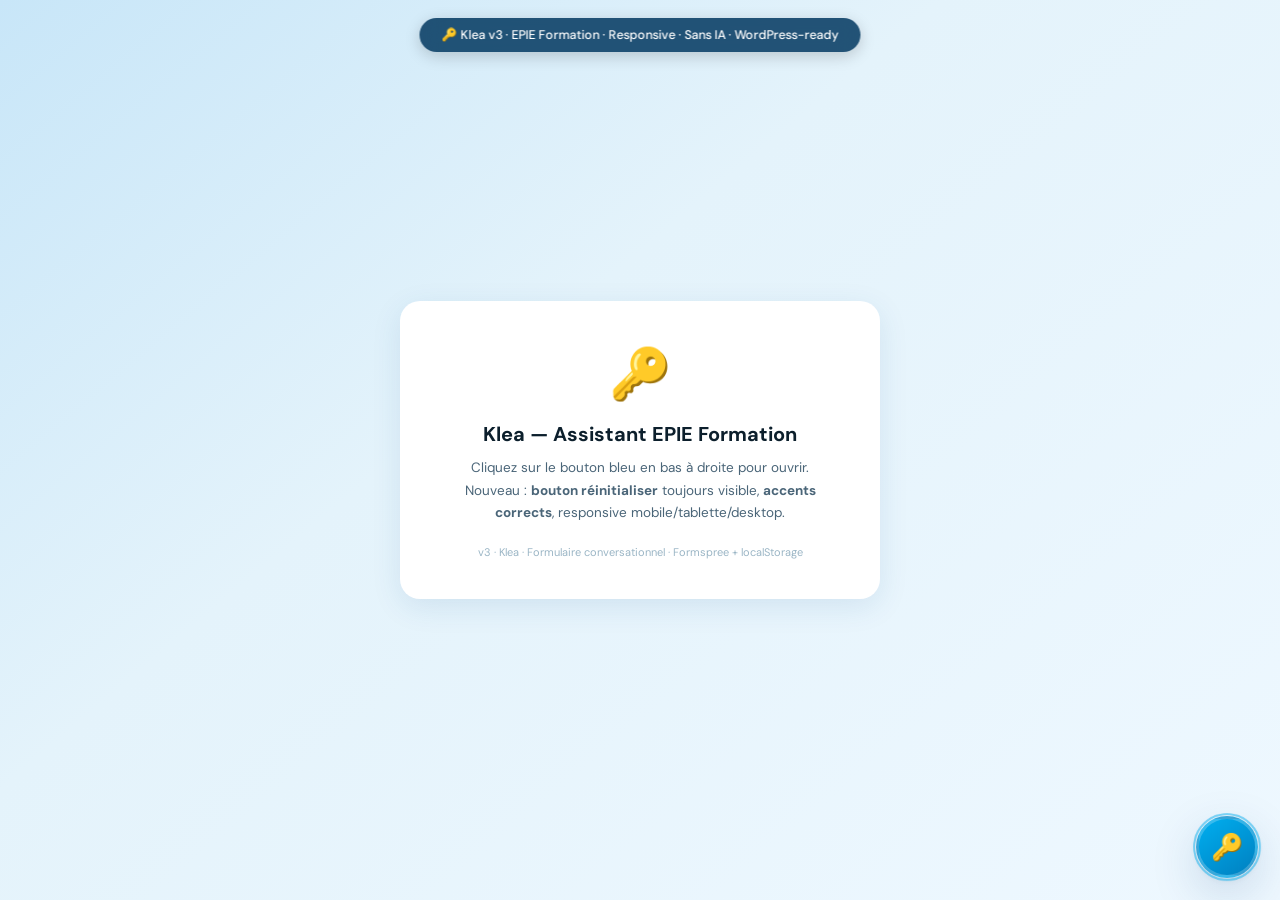
<file: index.html>
<!DOCTYPE html>
<html lang="fr">
<head>
  <meta charset="UTF-8" />
  <meta name="viewport" content="width=device-width, initial-scale=1.0" />
  <title>Démonstration de chatbot éducatif</title>
  <meta http-equiv="refresh" content="0; url=./chatbot/klea-widget.html" />
  <style>
    body {
      margin: 0;
      min-height: 100vh;
      display: flex;
      align-items: center;
      justify-content: center;
      font-family: Arial, sans-serif;
      background: #eef7fc;
      color: #123;
    }
    .box {
      background: #fff;
      padding: 32px;
      border-radius: 16px;
      box-shadow: 0 10px 30px rgba(0,0,0,.08);
      text-align: center;
      max-width: 520px;
      width: calc(100% - 40px);
    }
    h1 {
      margin-top: 0;
      font-size: 28px;
    }
    p {
      line-height: 1.6;
    }
    a {
      color: #0080c0;
      text-decoration: none;
      font-weight: 700;
    }
  </style>
</head>
<body>
  <div class="box">
    <h1>Démonstration de chatbot éducatif</h1>
    <p>Redirection vers la démo du chatbot…</p>
    <p>Si rien ne se passe, ouvre directement <a href="./chatbot/klea-widget.html">la démo ici</a>.</p>
  </div>
</body>
</html>
</file>
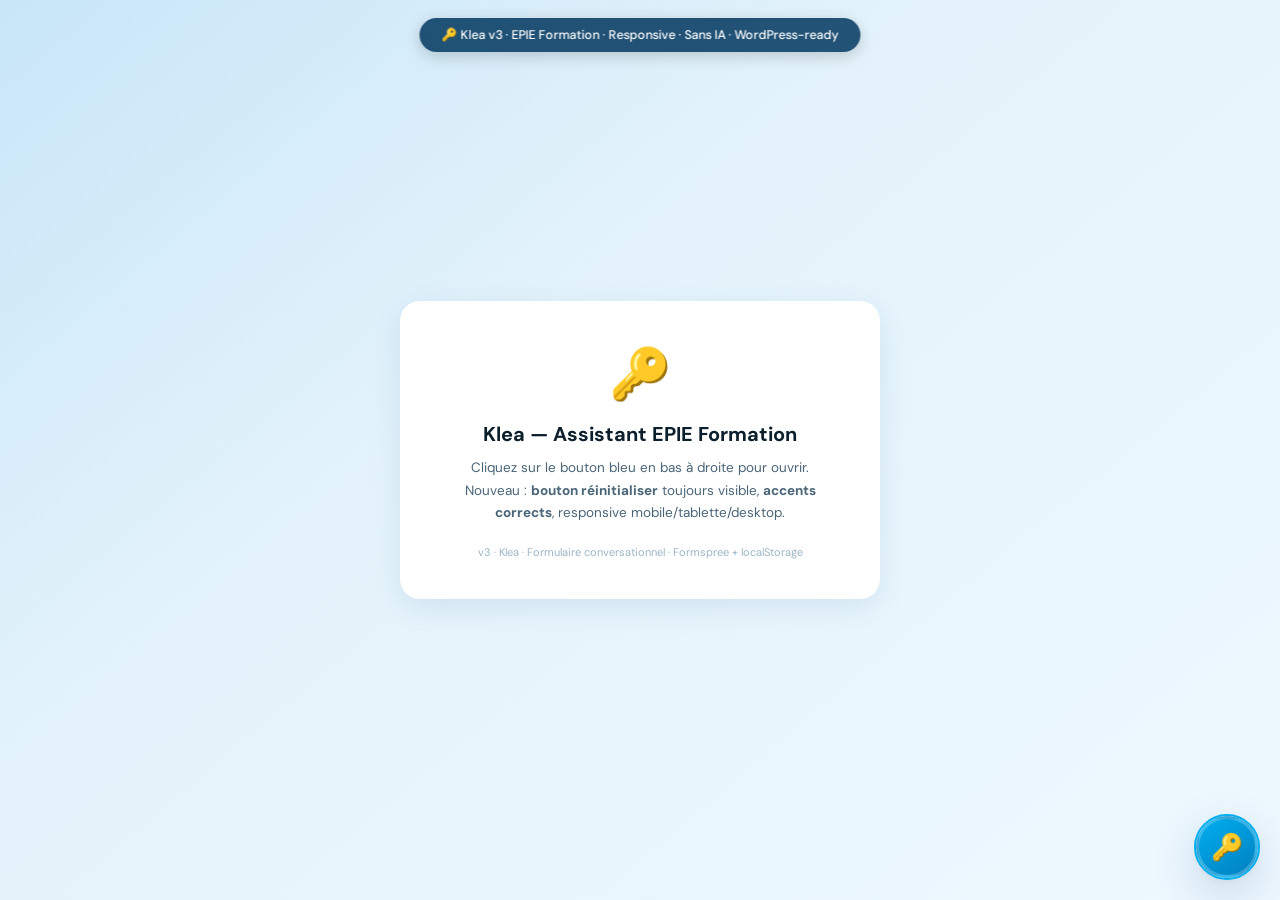
<file: chatbot/klea-widget-v3-backup.html>
<!DOCTYPE html>
<html lang="fr">
<head>
<meta charset="UTF-8">
<meta name="viewport" content="width=device-width, initial-scale=1.0">
<title>Klea — Assistant EPIE Formation</title>
<link href="https://fonts.googleapis.com/css2?family=DM+Sans:wght@300;400;500;600&display=swap" rel="stylesheet">
<style>
/*
  ╔══════════════════════════════════════════════╗
  ║  KLEA — Chatbot EPIE Formation  v3           ║
  ║  - Accents corrects                          ║
  ║  - Responsive desktop / tablette / mobile    ║
  ║  - Bouton réinitialiser toujours visible     ║
  ║  - Formulaire conversationnel + Formspree    ║
  ║  - Sans IA externe                          ║
  ╚══════════════════════════════════════════════╝

  INTÉGRATION WORDPRESS
  ─────────────────────
  1. Ce fichier est autonome (HTML + CSS + JS).
  2. Pour WordPress : copier le bloc <style> dans
     Apparence › Personnaliser › CSS additionnel
     (ou un fichier klea.css chargé via functions.php).
  3. Copier le HTML du widget (bannière + bouton +
     fenêtre) dans footer.php avant </body>,
     OU via le plugin "Insert Headers and Footers".
  4. Copier le <script> dans un fichier klea.js
     chargé via wp_enqueue_script(..., true).

  FORMSPREE (envoi du formulaire par e-mail)
  ──────────────────────────────────────────
  1. Créer un compte gratuit sur formspree.io
  2. Cliquer "New Form"
  3. Copier l'URL du type : https://formspree.io/f/XXXXXX
  4. Remplacer la valeur de KB.formspreeUrl ci-dessous
  → Vous recevrez un e-mail à chaque soumission.
  → Sauvegarde locale dans localStorage en parallèle.
*/

:root {
  --klea:       #00AEEF;
  --klea-dark:  #0080c0;
  --klea-deep:  #004f80;
  --klea-soft:  #e8f7fd;
  --wheat:      #D4A017;
  --wheat-bg:   #fdf6e3;
  --ok:         #16a34a;
  --ok-bg:      #dcfce7;
  --bg:         #f2f8fc;
  --surface:    #ffffff;
  --border:     #d0e8f5;
  --t1:         #0c1f2c;
  --t2:         #4a6578;
  --t3:         #9ab5c5;
  --shadow:     0 16px 48px rgba(0,60,120,.18), 0 2px 10px rgba(0,0,0,.07);
}

@media (prefers-color-scheme: dark) {
  :root {
    --bg:      #0d1b26;
    --surface: #152030;
    --border:  #1c3248;
    --t1:      #ddeeff;
    --t2:      #7bafc8;
    --t3:      #3a6080;
  }
}

* { box-sizing: border-box; margin: 0; padding: 0; }

/* ── Page démo ── */
body {
  font-family: 'DM Sans', system-ui, sans-serif;
  background: linear-gradient(140deg, #c8e6f8, #e4f3fb 40%, #eef8ff);
  min-height: 100vh;
}
.demo-pill {
  position: fixed; top: 18px; left: 50%; transform: translateX(-50%);
  background: rgba(0,55,95,.85); backdrop-filter: blur(10px);
  color: white; padding: 9px 22px; border-radius: 30px;
  font-size: 12.5px; font-weight: 500; z-index: 100; white-space: nowrap;
  box-shadow: 0 4px 16px rgba(0,0,0,.18);
}
.demo-wrap {
  display: flex; align-items: center; justify-content: center;
  min-height: 100vh; padding: 80px 20px;
}
.demo-card {
  background: white; border-radius: 20px; padding: 40px 36px;
  max-width: 480px; width: 100%;
  box-shadow: 0 8px 30px rgba(0,80,140,.1); text-align: center;
}
.demo-logo { font-size: 50px; margin-bottom: 14px; }
.demo-card h2 { font-size: 20px; color: var(--t1); margin-bottom: 10px; }
.demo-card p  { color: var(--t2); font-size: 13.5px; line-height: 1.7; }
.demo-hint    { margin-top: 20px; font-size: 11px; color: var(--t3); }

/* ══════════════════════════════════════════
   BANNIÈRE
══════════════════════════════════════════ */
#klea-banner {
  position: fixed; bottom: 96px; right: 22px;
  background: var(--klea-deep); color: white;
  padding: 11px 14px 11px 16px; border-radius: 26px;
  z-index: 9998; font-size: 13px;
  font-family: 'DM Sans', sans-serif;
  display: none; align-items: center; gap: 10px;
  box-shadow: var(--shadow); max-width: 270px; cursor: pointer;
  animation: slideUp .4s cubic-bezier(.34,1.56,.64,1);
}
.kbn-txt { flex: 1; line-height: 1.45; font-weight: 500; }
.kbn-x {
  background: rgba(255,255,255,.15); border: none; color: white;
  width: 22px; height: 22px; border-radius: 50%; cursor: pointer;
  font-size: 14px; display: flex; align-items: center; justify-content: center;
  flex-shrink: 0; line-height: 1;
}
.kbn-x:hover { background: rgba(255,255,255,.28); }

/* ══════════════════════════════════════════
   BOUTON LAUNCHER
══════════════════════════════════════════ */
#klea-btn {
  position: fixed; bottom: 22px; right: 22px;
  width: 62px; height: 62px;
  background: linear-gradient(145deg, var(--klea), var(--klea-dark));
  border-radius: 50%; cursor: pointer; z-index: 9999;
  box-shadow: var(--shadow);
  display: flex; align-items: center; justify-content: center;
  border: 3px solid rgba(255,255,255,.22);
  transition: transform .22s cubic-bezier(.34,1.56,.64,1);
  user-select: none;
}
#klea-btn:hover  { transform: scale(1.09); }
#klea-btn:active { transform: scale(.94); }
#klea-btn.open   { transform: scale(.92); }
#klea-btn::before {
  content: ''; position: absolute; inset: -5px;
  border-radius: 50%; border: 2px solid var(--klea);
  animation: pulse 2.6s ease-out infinite;
}
#klea-btn.open::before { display: none; }
.kico { font-size: 26px; transition: opacity .2s, transform .2s; }
.kx   {
  position: absolute; font-size: 26px; color: white; font-weight: 200;
  opacity: 0; transition: opacity .2s, transform .2s; transform: rotate(-45deg);
}
#klea-btn.open .kico { opacity: 0; transform: rotate(45deg); }
#klea-btn.open .kx   { opacity: 1; transform: rotate(0); }

@keyframes pulse {
  0%   { transform: scale(1);    opacity: .5; }
  75%  { transform: scale(1.48); opacity: 0;  }
  100% { transform: scale(1.48); opacity: 0;  }
}

/* ══════════════════════════════════════════
   FENÊTRE PRINCIPALE
══════════════════════════════════════════ */
#klea-win {
  position: fixed; bottom: 96px; right: 22px;
  width: 360px; height: 570px;
  background: var(--bg); border-radius: 20px;
  box-shadow: var(--shadow); z-index: 9999;
  display: flex; flex-direction: column; overflow: hidden;
  transform-origin: bottom right;
  transition: transform .28s cubic-bezier(.34,1.56,.64,1), opacity .22s ease;
  border: 1px solid rgba(0,130,200,.14);
}
#klea-win.closed {
  transform: scale(.78) translateY(22px);
  opacity: 0; pointer-events: none;
}

/* ── Header ── */
#klea-hdr {
  background: linear-gradient(135deg, var(--klea-deep), var(--klea-dark) 55%, var(--klea));
  padding: 13px 16px; display: flex; align-items: center; gap: 11px; flex-shrink: 0;
}
.hav {
  width: 42px; height: 42px; background: rgba(255,255,255,.14);
  border-radius: 50%; display: flex; align-items: center; justify-content: center;
  font-size: 18px; font-weight: 700; color: white;
  border: 2px solid rgba(255,255,255,.22); flex-shrink: 0;
  letter-spacing: -0.5px;
}
.hinfo { flex: 1; min-width: 0; }
.hname { color: white; font-size: 15px; font-weight: 600; }
.hstatus {
  color: rgba(255,255,255,.72); font-size: 11px;
  display: flex; align-items: center; gap: 5px; margin-top: 2px;
}
.hdot { width: 6px; height: 6px; background: #7cfc00; border-radius: 50%; flex-shrink: 0; }
#klea-lang {
  background: rgba(255,255,255,.13); border: 1px solid rgba(255,255,255,.2);
  color: white; border-radius: 8px; font-size: 11.5px;
  font-family: 'DM Sans', sans-serif; padding: 3px 7px;
  cursor: pointer; flex-shrink: 0;
}
#klea-lang option { color: #111; background: white; }

/* Barre de progression formulaire */
#klea-prog { height: 3px; background: var(--border); flex-shrink: 0; display: none; }
#klea-prog-bar {
  height: 100%;
  background: linear-gradient(90deg, var(--klea), var(--wheat));
  border-radius: 2px; transition: width .4s ease;
}

/* ── Messages ── */
#klea-msgs {
  flex: 1; overflow-y: auto; padding: 14px 13px 6px;
  display: flex; flex-direction: column; gap: 9px;
  scroll-behavior: smooth;
}
#klea-msgs::-webkit-scrollbar { width: 4px; }
#klea-msgs::-webkit-scrollbar-thumb { background: var(--border); border-radius: 4px; }

.krow { display: flex; gap: 8px; align-items: flex-end; animation: msgIn .2s ease; }
.krow.u { flex-direction: row-reverse; }
@keyframes msgIn {
  from { opacity: 0; transform: translateY(7px); }
  to   { opacity: 1; transform: translateY(0); }
}
.kav {
  width: 26px; height: 26px; border-radius: 50%;
  display: flex; align-items: center; justify-content: center;
  font-size: 11px; font-weight: 700; flex-shrink: 0;
}
.kav.b { background: var(--klea); color: white; }
.kav.u { background: #c4dce8; color: #2a4555; }
.kwrap { display: flex; flex-direction: column; max-width: 82%; }
.krow.u .kwrap { align-items: flex-end; }
.kbub {
  padding: 10px 13px; border-radius: 18px;
  font-size: 13px; line-height: 1.58;
}
.kbub.b {
  background: var(--surface); color: var(--t1);
  border: 1px solid var(--border);
  border-bottom-left-radius: 4px;
  box-shadow: 0 1px 5px rgba(0,0,0,.05);
}
.kbub.u {
  background: linear-gradient(145deg, var(--klea), var(--klea-dark));
  color: white; border-bottom-right-radius: 4px;
}
.kbub.ok {
  background: var(--ok-bg); color: #14532d;
  border: 1px solid #86efac; border-bottom-left-radius: 4px;
}
.kbub ul  { margin: 6px 0 0 16px; }
.kbub li  { margin-bottom: 3px; font-size: 12.5px; }
.kbub strong { font-weight: 600; }
.kbub em     { font-style: italic; opacity: .88; }
.kts { font-size: 10px; color: var(--t3); margin-top: 3px; padding: 0 3px; }

/* ── Typing indicator ── */
#klea-typ {
  padding: 5px 13px; display: none;
  align-items: center; gap: 8px; flex-shrink: 0;
}
.kdots {
  display: flex; gap: 4px;
  background: var(--surface); border: 1px solid var(--border);
  border-radius: 14px; padding: 8px 12px;
}
.kdots span {
  width: 6px; height: 6px; background: var(--klea); border-radius: 50%;
  animation: blink 1.2s ease-in-out infinite;
}
.kdots span:nth-child(2) { animation-delay: .18s; }
.kdots span:nth-child(3) { animation-delay: .36s; }
@keyframes blink {
  0%,80%,100% { transform: scale(.6); opacity: .35; }
  40%          { transform: scale(1);  opacity: 1;   }
}
.ktlbl { font-size: 11px; color: var(--t3); font-style: italic; }

/* ── Suggestions / Chips ── */
#klea-chips {
  padding: 7px 12px 9px; display: flex;
  flex-wrap: wrap; gap: 6px; flex-shrink: 0;
  justify-content: flex-start; align-items: flex-start;
  border-top: 1px solid var(--border); background: var(--bg);
}
.chip {
  background: var(--surface); border: 1.5px solid var(--klea);
  color: var(--klea-dark); padding: 5px 11px; border-radius: 20px;
  font-size: 11.5px; font-family: 'DM Sans', sans-serif;
  font-weight: 500; cursor: pointer;
  transition: background .13s, color .13s, transform .1s;
  white-space: nowrap; flex-shrink: 0;
}
.chip:hover  { background: var(--klea); color: white; transform: translateY(-1px); }
.chip:active { transform: scale(.96); }
.chip.sec  { border-color: var(--border); color: var(--t2); }
.chip.sec:hover { background: var(--border); color: var(--t1); }
.chip.gold { border-color: var(--wheat); color: #7a5a00; background: var(--wheat-bg); }
.chip.gold:hover { background: var(--wheat); color: white; }
/* Bouton réinitialiser — toujours visible */
#klea-reset-btn {
  background: transparent; border: 1px solid var(--border);
  color: var(--t3); padding: 5px 11px; border-radius: 20px;
  font-size: 11.5px; font-family: 'DM Sans', sans-serif;
  cursor: pointer; transition: all .13s; white-space: nowrap;
  flex-shrink: 0;
}
#klea-reset-btn:hover { border-color: var(--klea); color: var(--klea); }

/* ── Input bar ── */
#klea-bar {
  display: flex; align-items: center; gap: 8px;
  padding: 9px 11px; border-top: 1px solid var(--border);
  background: var(--surface); flex-shrink: 0;
}
#klea-input {
  flex: 1; border: 1.5px solid var(--border); border-radius: 22px;
  padding: 9px 15px; font-size: 13px;
  font-family: 'DM Sans', sans-serif;
  outline: none; background: var(--bg); color: var(--t1);
  transition: border-color .18s;
}
#klea-input:focus { border-color: var(--klea); }
#klea-input::placeholder { color: var(--t3); }
#klea-send {
  width: 40px; height: 40px; background: var(--klea);
  border: none; border-radius: 50%; cursor: pointer;
  display: flex; align-items: center; justify-content: center;
  transition: background .14s, transform .1s; flex-shrink: 0;
}
#klea-send:hover  { background: var(--klea-dark); }
#klea-send:active { transform: scale(.92); }
#klea-send svg { width: 17px; height: 17px; fill: white; }

/* ── Footer RGPD ── */
#klea-foot {
  background: var(--bg); padding: 4px 12px 6px;
  text-align: center; font-size: 10px; color: var(--t3); flex-shrink: 0;
}

/* ══════════════════════════════════════════
   RESPONSIVE TABLETTE & MOBILE
══════════════════════════════════════════ */

/* Tablette (768px max) */
@media (max-width: 768px) {
  #klea-win {
    width: 320px;
    height: 520px;
    right: 14px;
    bottom: 88px;
  }
  #klea-btn  { bottom: 18px; right: 14px; }
  #klea-banner { right: 14px; bottom: 90px; max-width: 240px; }
}

/* Mobile (480px max) — plein écran */
@media (max-width: 480px) {
  #klea-win {
    width: 100%;
    height: calc(100dvh - 70px);
    bottom: 70px;
    right: 0;
    border-radius: 20px 20px 0 0;
  }
  #klea-win.closed {
    transform: translateY(100%);
    opacity: 0;
  }
  #klea-btn  { bottom: 12px; right: 12px; width: 56px; height: 56px; }
  #klea-banner { right: 10px; max-width: 200px; font-size: 12px; }
  .kbub { font-size: 13px; }
  .chip  { font-size: 12px; padding: 5px 10px; }
}

@keyframes slideUp {
  from { opacity: 0; transform: translateY(14px); }
  to   { opacity: 1; transform: translateY(0); }
}
</style>
</head>
<body>

<!-- Page démo (à retirer pour WordPress) -->
<div class="demo-pill">🔑 Klea v3 · EPIE Formation · Responsive · Sans IA · WordPress-ready</div>
<div class="demo-wrap">
  <div class="demo-card">
    <div class="demo-logo">🔑</div>
    <h2>Klea — Assistant EPIE Formation</h2>
    <p>
      Cliquez sur le bouton bleu en bas à droite pour ouvrir.<br>
      Nouveau : <strong>bouton réinitialiser</strong> toujours visible,
      <strong>accents corrects</strong>, responsive mobile/tablette/desktop.
    </p>
    <div class="demo-hint">v3 · Klea · Formulaire conversationnel · Formspree + localStorage</div>
  </div>
</div>

<!-- ════════════════════════════════
     WIDGET KLEA
     (à copier dans WordPress)
════════════════════════════════ -->

<div id="klea-banner" role="complementary">
  <span class="kbn-txt" id="kbn-txt">💬 Une question sur nos formations ?</span>
  <button class="kbn-x" id="kbn-x" aria-label="Fermer">✕</button>
</div>

<div id="klea-btn" role="button" tabindex="0"
     aria-label="Ouvrir Klea, l'assistant EPIE Formation"
     aria-expanded="false">
  <span class="kico">🔑</span>
  <span class="kx" aria-hidden="true">×</span>
</div>

<div id="klea-win" class="closed"
     role="dialog" aria-label="Klea — Assistant EPIE Formation" aria-modal="true">

  <div id="klea-hdr">
    <div class="hav">KL</div>
    <div class="hinfo">
      <div class="hname" id="klea-name">Klea</div>
      <div class="hstatus">
        <span class="hdot"></span>
        <span id="klea-status">Assistante EPIE Formation</span>
      </div>
    </div>
    <select id="klea-lang" aria-label="Choisir la langue">
      <option value="fr" selected>🇫🇷 FR</option>
      <option value="en">🇬🇧 EN</option>
    </select>
  </div>

  <div id="klea-prog" aria-hidden="true">
    <div id="klea-prog-bar" style="width:0%"></div>
  </div>

  <div id="klea-msgs" role="log" aria-live="polite" aria-label="Conversation avec Klea"></div>

  <div id="klea-typ" aria-live="polite">
    <div class="kdots" aria-hidden="true">
      <span></span><span></span><span></span>
    </div>
    <span class="ktlbl" id="ktlbl">Klea écrit…</span>
  </div>

  <div id="klea-chips" role="group" aria-label="Suggestions rapides"></div>

  <div id="klea-bar">
    <input type="text" id="klea-input"
      placeholder="Votre message…"
      aria-label="Saisir votre message"
      autocomplete="off" maxlength="300"/>
    <button id="klea-send" aria-label="Envoyer">
      <svg viewBox="0 0 24 24"><path d="M2.01 21L23 12 2.01 3 2 10l15 2-15 2z"/></svg>
    </button>
  </div>

  <div id="klea-foot">🤖 Assistante automatisée · Pas un humain · Données protégées RGPD</div>
</div>

<!-- ════════════════════════════════
     SCRIPT KLEA
     (à copier dans klea.js)
════════════════════════════════ -->
<script>
(function () {
'use strict';

/* ══════════════════════════════════════════
   BASE DE CONNAISSANCES
   → Mettre à jour avant mise en ligne
   ══════════════════════════════════════════
   FORMSPREE :
   1. Créer un compte sur formspree.io (gratuit)
   2. Cliquer "New Form"
   3. Coller l'URL ci-dessous (format : https://formspree.io/f/XXXXXX)
   4. Vous recevrez un e-mail à chaque soumission
   ════════════════════════════════════════ */
var KB = {
  tel:          '01 55 87 20 80',
  email:        'contact@epie-formation.fr',
  emailHandi:   'handi@epie-formation.fr',
  adresse:      '6 Rue Edouard Vaillant, 93200 Saint-Denis',
  horaires:     'Du lundi au vendredi, de 9h à 17h',
  mapsUrl:      'https://www.google.fr/maps/dir//E.P.I.E+Formation,+6+Rue+Edouard+Vaillant,+93200+Saint-Denis',
  certif:       'Certifié Qualiopi',
  formspreeUrl: 'https://formspree.io/f/VOTRE_ID',  // ← remplacer

  formations: {
    socle: {
      nom:      'Socle de compétences & CléA',
      desc:     'Compétences fondamentales pour l\'emploi : lecture, calcul, informatique, projet professionnel. Certification CléA RS7003 reconnue nationalement.',
      duree:    '35 à 80h selon le parcours',
      fin:      'Pôle Emploi, CPF, OPCO',
      sessions: '9 juin · 1er juillet · 25 août 2025'
    },
    linguistique: {
      nom:      'Linguistique (FLE & Alphabétisation)',
      desc:     'Français Langue Étrangère, remise à niveau, alphabétisation. Adapté à tous les niveaux, du débutant au perfectionnement.',
      duree:    'Variable selon le niveau',
      fin:      'Pôle Emploi, plan de formation employeur',
      sessions: 'Sessions continues — nous contacter'
    },
    numerique: {
      nom:      'Numérique',
      desc:     'Du numérique fondamental à la certification CléA Numérique. Bureautique, e-mails, outils collaboratifs, cybersécurité basique.',
      duree:    '35h (CléA Numérique)',
      fin:      'CPF, Pôle Emploi, OPCO',
      sessions: '9 juin · 1er juillet · 25 août 2025'
    },
    administratif: {
      nom:      'Administratif',
      desc:     'Gestion administrative professionnelle, maîtrise des outils bureautiques (Word, Excel), rédaction de documents professionnels.',
      duree:    'Variable selon le programme',
      fin:      'CPF, plan de formation employeur',
      sessions: 'Sur demande — nous contacter'
    }
  },

  financement: {
    de:  'En tant que demandeur(se) d\'emploi, votre formation peut être **prise en charge à 100 %** via Pôle Emploi. Notre équipe monte le dossier avec vous — vous n\'avez rien à gérer seul(e).',
    sal: 'En tant que salarié(e) : **CPF** (Mon Compte Formation), **plan de développement des compétences** de votre entreprise, ou financement **OPCO** selon votre secteur.',
    ind: 'En tant qu\'indépendant(e) / TNS : **CPF** et votre **OPCO** (ex. AGEFICE pour les travailleurs non-salariés). Contactez-nous pour un accompagnement personnalisé.',
    cpf: 'Le **CPF (Compte Personnel de Formation)** est alimenté chaque année par vos droits à la formation. Vérifiez votre solde sur **moncompteformation.gouv.fr**. Plusieurs de nos formations y sont éligibles.'
  }
};

/* ══════════════════════════════════════════
   TRADUCTIONS FR / EN
══════════════════════════════════════════ */
var TR = {
  fr: {
    greeting:    'Bonjour ! Je suis **Klea**, votre assistante EPIE Formation 🔑\n\nComment puis-je vous aider aujourd\'hui ?',
    status:      'Assistante EPIE Formation',
    typing:      'Klea écrit…',
    placeholder: 'Votre message…',
    footer:      '🤖 Assistante automatisée · Pas un humain · RGPD',
    banner:      '💬 Une question sur nos formations ?',
    langOk:      'Langue changée en français 🇫🇷',
    fallback:    'Je n\'ai pas bien compris votre demande 😊\nUtilisez les boutons ci-dessous ou appelez le **01 55 87 20 80**.',
    menu:        ['Nos formations', 'Financement & aides', 'Adresse & horaires', 'Nous contacter', 'Accessibilité'],
    menuIds:     ['formations', 'financement', 'adresse', 'contact', 'accessibilite'],
    back:        '← Retour au menu',
    backF:       '← Retour aux formations',
    reset:       '↺ Réinitialiser',
    // Formulaire
    fStart:      'Pour vous recontacter rapidement, j\'ai besoin de quelques informations.\n\nQuel est votre **prénom** ?',
    fNom:        'Merci %s ! Et votre **nom de famille** ?',
    fEmail:      'Votre **adresse e-mail** ?',
    fTel:        'Un numéro de **téléphone** ?\n_(Tapez "passer" si vous préférez)_',
    fSit:        'Quelle est votre **situation actuelle** ?',
    fFor:        'Quelle **formation** vous intéresse ?',
    fConfHdr:    '✅ Voici le récapitulatif de votre demande :',
    fConfOk:     '✅ Envoyer ma demande',
    fConfEdit:   '✏️ Corriger',
    fCancelled:  'Formulaire annulé. Comment puis-je vous aider ?',
    fSuccess:    '🎉 **Votre demande a bien été envoyée !**\n\nMerci **%s** ! Un conseiller EPIE vous contactera sous **48h ouvrées** à l\'adresse **%e**.\n\n📞 En cas d\'urgence : 01 55 87 20 80',
    fErrPrenom:  'Merci de saisir un prénom valide (au moins 2 lettres).',
    fErrNom:     'Merci de saisir un nom valide.',
    fErrEmail:   'Cet e-mail ne semble pas valide. Exemple : nom@gmail.com',
    fErrTel:     'Numéro invalide. Tapez "passer" pour ignorer.',
    fSitLabels:  ['Demandeur(se) d\'emploi', 'Salarié(e)', 'Indépendant(e) / TNS', 'Autre / Entreprise'],
    fForLabels:  ['Socle / CléA', 'Linguistique / FLE', 'Numérique', 'Administratif', 'À définir']
  },
  en: {
    greeting:    'Hello! I\'m **Klea**, your EPIE Formation assistant 🔑\n\nHow can I help you today?',
    status:      'EPIE Formation assistant',
    typing:      'Klea is typing…',
    placeholder: 'Your message…',
    footer:      '🤖 Automated assistant · Not a human · GDPR',
    banner:      '💬 Questions about our courses?',
    langOk:      'Language changed to English 🇬🇧',
    fallback:    'I didn\'t quite understand 😊\nUse the buttons below or call **01 55 87 20 80**.',
    menu:        ['Our courses', 'Funding & support', 'Address & hours', 'Contact us', 'Accessibility'],
    menuIds:     ['formations', 'financement', 'adresse', 'contact', 'accessibilite'],
    back:        '← Back to menu',
    backF:       '← Back to courses',
    reset:       '↺ Reset',
    // Form
    fStart:      'To get back to you quickly, I need a few details.\n\nWhat is your **first name**?',
    fNom:        'Thanks %s! And your **last name**?',
    fEmail:      'Your **email address**?',
    fTel:        'A **phone number**?\n_(Type "skip" if you prefer)_',
    fSit:        'What is your **current situation**?',
    fFor:        'Which **course** interests you?',
    fConfHdr:    '✅ Here is a summary of your request:',
    fConfOk:     '✅ Send my request',
    fConfEdit:   '✏️ Correct',
    fCancelled:  'Form cancelled. How can I help?',
    fSuccess:    '🎉 **Your request has been sent!**\n\nThank you **%s**! An EPIE advisor will contact you within **48 business hours** at **%e**.\n\n📞 Urgent? Call: 01 55 87 20 80',
    fErrPrenom:  'Please enter a valid first name (at least 2 letters).',
    fErrNom:     'Please enter a valid last name.',
    fErrEmail:   'This email looks invalid. Example: name@gmail.com',
    fErrTel:     'Invalid number. Type "skip" to ignore.',
    fSitLabels:  ['Job seeker', 'Employee', 'Self-employed / freelance', 'Other / Company'],
    fForLabels:  ['Core skills / CléA', 'French language (FLE)', 'Digital / IT', 'Administrative', 'Not sure yet']
  }
};

/* ══════════════════════════════════════════
   ÉTAT
══════════════════════════════════════════ */
var lang        = 'fr';
var isOpen      = false;
var hasGreeted  = false;
var busy        = false;
var bannerShown = false;

var STEPS = ['prenom','nom','email','tel','situation','formation','confirm'];
var form = {
  active: false, step: null,
  data: { prenom:'', nom:'', email:'', tel:'', situation:'', formation:'' }
};

/* ══════════════════════════════════════════
   UTILITAIRES
══════════════════════════════════════════ */
function el(id) { return document.getElementById(id); }
function tr()   { return TR[lang]; }
function now()  {
  return new Date().toLocaleTimeString(lang === 'fr' ? 'fr-FR' : 'en-GB',
    { hour: '2-digit', minute: '2-digit' });
}
function md(txt) {
  return txt
    .replace(/\*\*(.*?)\*\*/g, '<strong>$1</strong>')
    .replace(/_(.*?)_/g, '<em>$1</em>')
    .replace(/\n/g, '<br>');
}
function scrollEnd() {
  var m = el('klea-msgs');
  setTimeout(function () { m.scrollTop = m.scrollHeight; }, 60);
}
function validEmail(e) { return /^[^\s@]+@[^\s@]+\.[^\s@]{2,}$/.test(e); }
function cap(s) { return s.charAt(0).toUpperCase() + s.slice(1).toLowerCase(); }

/* Barre de progression */
function updateProgress() {
  var prog = el('klea-prog');
  var bar  = el('klea-prog-bar');
  if (!form.active) { prog.style.display = 'none'; return; }
  var idx = STEPS.indexOf(form.step);
  var pct = Math.round(((idx + 1) / STEPS.length) * 100);
  prog.style.display = 'block';
  bar.style.width = pct + '%';
}

/* ══════════════════════════════════════════
   MESSAGES
══════════════════════════════════════════ */
function addMsg(text, who, type) {
  var msgs = el('klea-msgs');
  var row  = document.createElement('div');
  row.className = 'krow ' + who;

  var av  = document.createElement('div');
  av.className = 'kav ' + who;
  av.textContent = who === 'b' ? 'KL' : '👤';

  var wrap = document.createElement('div');
  wrap.className = 'kwrap';

  var bub = document.createElement('div');
  bub.className = 'kbub ' + (type || who);
  bub.innerHTML = md(text);

  var ts = document.createElement('div');
  ts.className = 'kts';
  ts.textContent = now();

  wrap.appendChild(bub);
  wrap.appendChild(ts);
  row.appendChild(av);
  row.appendChild(wrap);
  msgs.appendChild(row);
  scrollEnd();
}

/* ══════════════════════════════════════════
   TYPING + RÉPONSE BOT
══════════════════════════════════════════ */
function showTyping() {
  el('klea-typ').style.display = 'flex';
  el('ktlbl').textContent = tr().typing;
  scrollEnd();
}
function hideTyping() { el('klea-typ').style.display = 'none'; }

function botSay(text, delay, chips, type) {
  busy = true;
  showTyping();
  setTimeout(function () {
    hideTyping();
    addMsg(text, 'b', type || 'b');
    buildChips(chips);
    updateProgress();
    busy = false;
    scrollEnd();
  }, delay || 900);
}

/* ══════════════════════════════════════════
   CHIPS / SUGGESTIONS
══════════════════════════════════════════ */
function buildChips(list) {
  var box = el('klea-chips');
  box.innerHTML = '';

  if (list && list.length) {
    list.forEach(function (c) {
      var b = document.createElement('button');
      b.className = 'chip' + (c.cls ? ' ' + c.cls : '');
      b.textContent = c.lbl;
      b.onclick = function () { act(c.id); };
      box.appendChild(b);
    });
  }

  /* Bouton réinitialiser — toujours EN DERNIER */
  var rst = document.createElement('button');
  rst.id = 'klea-reset-btn';
  rst.textContent = tr().reset;
  rst.setAttribute('aria-label', 'Réinitialiser la conversation');
  rst.onclick = function () { act('reset'); };
  box.appendChild(rst);
}

function mainMenu() {
  return tr().menu.map(function (lbl, i) {
    return { lbl: lbl, id: tr().menuIds[i] };
  });
}

/* ══════════════════════════════════════════
   FORMULAIRE CONVERSATIONNEL
══════════════════════════════════════════ */
function startForm(formationPre) {
  form.active = true;
  form.step   = 'prenom';
  form.data   = { prenom:'', nom:'', email:'', tel:'', situation:'', formation: formationPre||'' };
  el('klea-chips').innerHTML = '';
  botSay(tr().fStart, 700);
}

function handleFormStep(txt) {
  var v = txt.trim();

  /* Annuler le formulaire */
  if (/^(annuler|cancel|stop|quitter|quit)$/i.test(v)) {
    form.active = false; form.step = null;
    el('klea-prog').style.display = 'none';
    botSay(tr().fCancelled, 500, mainMenu());
    return;
  }

  switch (form.step) {
    case 'prenom':
      if (v.length < 2) { botSay(tr().fErrPrenom, 600); return; }
      form.data.prenom = cap(v);
      form.step = 'nom';
      botSay(tr().fNom.replace('%s', '**' + form.data.prenom + '**'), 650);
      break;

    case 'nom':
      if (v.length < 2) { botSay(tr().fErrNom, 600); return; }
      form.data.nom = cap(v);
      form.step = 'email';
      botSay(tr().fEmail, 650);
      break;

    case 'email':
      if (!validEmail(v)) { botSay(tr().fErrEmail, 600); return; }
      form.data.email = v.toLowerCase();
      form.step = 'tel';
      botSay(tr().fTel, 650);
      break;

    case 'tel':
      if (/^(passer|skip|non|no|-)$/i.test(v) || !v) {
        form.data.tel = '';
      } else {
        var clean = v.replace(/[\s.\-()+ ]/g, '');
        if (!/^\d{8,15}$/.test(clean)) { botSay(tr().fErrTel, 600); return; }
        form.data.tel = v;
      }
      form.step = 'situation';
      botSay(tr().fSit, 650,
        tr().fSitLabels.map(function (lbl, i) { return { lbl: lbl, id: '_fs_' + i }; })
      );
      break;

    case 'formation':
      form.data.formation = v;
      showConfirm();
      break;
  }
}

function setSituation(label) {
  form.data.situation = label;
  if (form.data.formation) {
    showConfirm();
  } else {
    form.step = 'formation';
    botSay(tr().fFor, 650,
      tr().fForLabels.map(function (lbl, i) { return { lbl: lbl, id: '_ff_' + i }; })
    );
  }
}

function setFormation(label) {
  form.data.formation = label;
  showConfirm();
}

function showConfirm() {
  form.step = 'confirm';
  var d  = form.data;
  var fr = (lang === 'fr');
  botSay(
    tr().fConfHdr + '\n\n' +
    (fr ? 'Prénom' : 'First name') + ' : **' + d.prenom + '**\n' +
    (fr ? 'Nom'    : 'Last name')  + ' : **' + d.nom + '**\n' +
    'E-mail : **' + d.email + '**\n' +
    (fr ? 'Téléphone' : 'Phone')   + ' : ' + (d.tel || '—') + '\n' +
    (fr ? 'Situation' : 'Situation') + ' : ' + (d.situation || '—') + '\n' +
    (fr ? 'Formation' : 'Course')   + ' : ' + (d.formation || '—'),
    950,
    [
      { lbl: tr().fConfOk,   id: '_fok',   cls: 'gold' },
      { lbl: tr().fConfEdit, id: '_fedit', cls: 'sec'  }
    ]
  );
}

function submitForm() {
  busy = true;
  showTyping();
  var d = form.data;
  form.active = false; form.step = null;
  el('klea-prog').style.display = 'none';

  /* 1 — Sauvegarde localStorage (toujours) */
  try {
    var leads = JSON.parse(localStorage.getItem('klea_leads') || '[]');
    leads.push({
      date: new Date().toISOString(),
      prenom: d.prenom, nom: d.nom,
      email: d.email,   tel: d.tel,
      situation: d.situation, formation: d.formation
    });
    localStorage.setItem('klea_leads', JSON.stringify(leads));
  } catch (e) {}

  /* 2 — Envoi Formspree si URL configurée */
  var url    = KB.formspreeUrl;
  var isReal = url && url.indexOf('VOTRE_ID') === -1 && url.indexOf('formspree.io') !== -1;

  function onDone() {
    hideTyping();
    var msg = tr().fSuccess
      .replace('%s', d.prenom)
      .replace('%e', d.email);
    addMsg(msg, 'b', 'ok');
    buildChips(mainMenu());
    busy = false;
  }

  if (isReal) {
    fetch(url, {
      method: 'POST',
      headers: { 'Content-Type': 'application/json', 'Accept': 'application/json' },
      body: JSON.stringify({
        prenom: d.prenom, nom: d.nom, email: d.email,
        telephone: d.tel || '—', situation: d.situation,
        formation: d.formation, source: 'Chatbot Klea',
        date: new Date().toLocaleString('fr-FR')
      })
    }).then(onDone).catch(onDone);
  } else {
    setTimeout(onDone, 1200);
  }
}

/* ══════════════════════════════════════════
   DÉTECTION D'INTENTION (sans IA)
══════════════════════════════════════════ */
function detect(raw) {
  var s = raw.toLowerCase()
    .normalize('NFD').replace(/[\u0300-\u036f]/g, '');

  if (/clea|cle a|socle|competence/.test(s))                       return 'f_socle';
  if (/numerique|num.r|informatique|digital|ordinateur/.test(s))   return 'f_num';
  if (/linguistique|fle|fran.ais langue|alphab/.test(s))           return 'f_ling';
  if (/administratif|bureautique|word|excel|redact/.test(s))       return 'f_admin';
  if (/formation|cours|apprendre|qualifier|certif/.test(s))        return 'formations';
  if (/cpf|compte personnel/.test(s))                              return 'fi_cpf';
  if (/pole emploi|demandeur|ch.mage|france travail/.test(s))      return 'fi_de';
  if (/salari|employeur|opco|plan de form/.test(s))                return 'fi_sal';
  if (/independant|auto.entrepr|freelance|tns/.test(s))            return 'fi_ind';
  if (/financ|aide|bours|gratuit|prix|tarif|cout/.test(s))         return 'financement';
  if (/adresse|localisation|o.est|trouver|venir/.test(s))          return 'adresse';
  if (/horaire|ouvert|heure|quand/.test(s))                        return 'horaires';
  if (/transport|metro|rer|bus|parking/.test(s))                   return 'transports';
  if (/contact|appeler|telephone|joindre|parler|humain/.test(s))   return 'contact';
  if (/handicap|accessib|pmr/.test(s))                             return 'accessibilite';
  if (/inscri|candidat|dossier|commencer/.test(s))                 return 'inscription';
  if (/qualiopi|certif qualit/.test(s))                            return 'qualiopi';
  if (/merci|bonjour|bonsoir|hello|salut/.test(s))                 return 'salut';
  if (/reset|recommenc|nouveau|effac|restart/.test(s))             return 'reset';
  return 'fallback';
}

/* ══════════════════════════════════════════
   ACTIONS / RÉPONSES
══════════════════════════════════════════ */
function act(id) {
  if (busy) return;
  var box = el('klea-chips');
  box.innerHTML = '';
  var fr = (lang === 'fr');

  /* Chips situation formulaire */
  if (id.indexOf('_fs_') === 0) {
    var i = parseInt(id.replace('_fs_', ''), 10);
    setSituation(tr().fSitLabels[i]);
    return;
  }
  /* Chips formation formulaire */
  if (id.indexOf('_ff_') === 0) {
    var i = parseInt(id.replace('_ff_', ''), 10);
    setFormation(tr().fForLabels[i]);
    return;
  }

  switch (id) {

    case 'salut':
      botSay(fr ? 'Bonjour ! Comment puis-je vous aider ? 😊'
                : 'Hello! How can I help you? 😊', 550, mainMenu());
      break;

    case 'reset':
      el('klea-msgs').innerHTML = '';
      form.active = false; form.step = null;
      el('klea-prog').style.display = 'none';
      botSay(tr().greeting, 400, mainMenu());
      break;

    /* ── Formulaire ── */
    case '_fok':
      submitForm();
      break;
    case '_fedit':
      form.active = false; form.step = null;
      el('klea-prog').style.display = 'none';
      botSay(tr().fCancelled, 500, mainMenu());
      break;

    /* ── Formations ── */
    case 'formations':
      botSay(
        fr ? 'EPIE Formation propose **4 domaines de formation**.\nLequel vous intéresse ?'
           : 'EPIE Formation offers **4 training areas**.\nWhich one interests you?',
        750,
        [
          { lbl: fr ? 'Socle de compétences' : 'Core skills (CléA)', id: 'f_socle' },
          { lbl: fr ? 'Linguistique / FLE' : 'French language', id: 'f_ling' },
          { lbl: fr ? 'Numérique' : 'Digital / IT', id: 'f_num' },
          { lbl: fr ? 'Administratif' : 'Administrative', id: 'f_admin' },
          { lbl: tr().back, id: '_back', cls: 'sec' }
        ]
      );
      break;

    case 'f_socle': case 'f_ling': case 'f_num': case 'f_admin': {
      var map = { f_socle:'socle', f_ling:'linguistique', f_num:'numerique', f_admin:'administratif' };
      var f   = KB.formations[map[id]];
      form.data.formation = f.nom;
      botSay(
        '**' + f.nom + '**\n\n' + f.desc +
        '\n\n⏱ ' + (fr ? 'Durée' : 'Duration') + ' : ' + f.duree +
        '\n💰 ' + (fr ? 'Financement' : 'Funding') + ' : ' + f.fin +
        '\n📅 ' + (fr ? 'Prochaines sessions' : 'Next sessions') + ' : ' + f.sessions,
        1050,
        [
          { lbl: fr ? 'S\'inscrire à cette formation' : 'Register', id: 'inscription' },
          { lbl: fr ? 'Voir les financements' : 'Funding', id: 'financement' },
          { lbl: tr().backF, id: 'formations', cls: 'sec' }
        ]
      );
      break;
    }

    /* ── Financement ── */
    case 'financement':
      botSay(
        fr ? 'Quelle est votre situation ? Je vous oriente vers le bon dispositif 🎯'
           : 'What is your situation? I\'ll guide you to the right funding 🎯',
        750,
        [
          { lbl: fr ? 'Demandeur(se) d\'emploi' : 'Job seeker', id: 'fi_de' },
          { lbl: fr ? 'Salarié(e)' : 'Employee', id: 'fi_sal' },
          { lbl: fr ? 'Indépendant(e) / TNS' : 'Self-employed', id: 'fi_ind' },
          { lbl: fr ? 'C\'est quoi le CPF ?' : 'What is CPF?', id: 'fi_cpf' },
          { lbl: tr().back, id: '_back', cls: 'sec' }
        ]
      );
      break;

    case 'fi_de':
      botSay('**' + (fr ? 'Demandeur(se) d\'emploi' : 'Job seeker') + '** ✅\n\n' + KB.financement.de,
        1100, [
          { lbl: fr ? 'Voir les formations' : 'See courses', id: 'formations' },
          { lbl: fr ? 'M\'inscrire' : 'Register', id: 'inscription' },
          { lbl: tr().back, id: '_back', cls: 'sec' }
        ]);
      break;

    case 'fi_sal':
      botSay('**' + (fr ? 'Salarié(e)' : 'Employee') + '** 💼\n\n' + KB.financement.sal,
        1100, [
          { lbl: fr ? 'Le CPF, c\'est quoi ?' : 'What is CPF?', id: 'fi_cpf' },
          { lbl: fr ? 'Nous contacter' : 'Contact us', id: 'contact' },
          { lbl: tr().back, id: '_back', cls: 'sec' }
        ]);
      break;

    case 'fi_ind':
      botSay('**' + (fr ? 'Indépendant(e) / TNS' : 'Self-employed') + '** 🏢\n\n' + KB.financement.ind,
        1100, [
          { lbl: fr ? 'Le CPF, c\'est quoi ?' : 'What is CPF?', id: 'fi_cpf' },
          { lbl: fr ? 'Nous contacter' : 'Contact us', id: 'contact' },
          { lbl: tr().back, id: '_back', cls: 'sec' }
        ]);
      break;

    case 'fi_cpf':
      botSay('**CPF — Compte Personnel de Formation** 📘\n\n' + KB.financement.cpf,
        1200, [
          { lbl: fr ? 'Formations éligibles CPF' : 'CPF-eligible courses', id: 'formations' },
          { lbl: tr().back, id: '_back', cls: 'sec' }
        ]);
      break;

    /* ── Infos pratiques ── */
    case 'adresse':
      botSay(
        '**📍 EPIE Formation**\n' + KB.adresse +
        '\n\n🕒 **' + (fr ? 'Horaires' : 'Hours') + '** : ' + KB.horaires +
        '\n🚇 **' + (fr ? 'Transports' : 'Transport') + '** : M13 · RER D · T1 · T5 (station _Basilique de Saint-Denis_)' +
        '\n🅿️ **Parking** : ' + (fr ? 'Vinci Basilique St Denis (gratuit 1h30)' : 'Vinci Basilique St Denis (free 1h30)'),
        900,
        [
          { lbl: fr ? 'Voir sur Google Maps' : 'Open Google Maps', id: 'maps' },
          { lbl: tr().back, id: '_back', cls: 'sec' }
        ]
      );
      break;

    case 'maps':
      window.open(KB.mapsUrl, '_blank');
      botSay(fr ? 'Google Maps ouvert dans un nouvel onglet 🗺️'
                : 'Google Maps opened in a new tab 🗺️', 400, mainMenu());
      break;

    case 'horaires':
      botSay(
        '**🕒 ' + (fr ? 'Horaires d\'ouverture' : 'Opening hours') + '**\n\n' + KB.horaires +
        '\n\n' + (fr
          ? 'Des créneaux en **soirée (18h–21h)** et le **samedi matin** sont disponibles pour certaines formations.'
          : 'Evening **(6pm–9pm)** and **Saturday morning** slots are available for some courses.'),
        800, mainMenu()
      );
      break;

    case 'transports':
      botSay(
        (fr ? 'Comment nous rejoindre' : 'How to reach us') + '\n\n' +
        (fr
          ? 'Métro **M13** — station _Basilique de Saint-Denis_\nRER **D** — station _Saint-Denis_\nTram **T1** — station _Basilique de Saint-Denis_\nTram **T5** — station _Gare de Saint-Denis_\nBus **153, 253, 239** — arrêt _Basilique de Saint-Denis_'
          : 'Metro **M13** — stop _Basilique de Saint-Denis_\nRER **D** — stop _Saint-Denis_\nTram **T1** — stop _Basilique de Saint-Denis_\nTram **T5** — stop _Gare de Saint-Denis_\nBus **153, 253, 239** — stop _Basilique de Saint-Denis_') +
        '\n\n🅿️ ' + (fr ? 'Parking Vinci Basilique Saint-Denis (gratuit 1h30)' : 'Vinci Basilique Saint-Denis parking (free 1h30)'),
        850, mainMenu()
      );
      break;

    case 'contact':
    case 'email':
      botSay(
        '**📞 ' + (fr ? 'Nos coordonnées' : 'Contact us') + '**\n\n' +
        (fr ? 'Téléphone' : 'Phone') + ' : **' + KB.tel + '**\n' +
        'E-mail : **' + KB.email + '**\n\n' +
        (fr ? 'Vous préférez être **rappelé(e)** ? Je peux prendre vos coordonnées en 1 minute.'
            : 'Prefer a **call-back**? I can take your details in under a minute.'),
        900,
        [
          { lbl: fr ? 'Laisser mes coordonnées' : 'Leave my details', id: 'inscription' },
          { lbl: fr ? 'Appeler directement' : 'Call directly', id: '_tel' },
          { lbl: tr().back, id: '_back', cls: 'sec' }
        ]
      );
      break;

    case '_tel':
      botSay(
        (fr ? 'Notre numéro direct :' : 'Our direct number:') +
        '\n\n📞 **' + KB.tel + '**\n\n' +
        (fr ? 'Disponible du lundi au vendredi de **9h à 17h**.'
            : 'Available Mon–Fri, **9am–5pm**.'),
        500, mainMenu()
      );
      break;

    case 'accessibilite':
      botSay(
        '**♿ ' + (fr ? 'Accessibilité' : 'Accessibility') + '**\n\n' +
        (fr
          ? 'Nos locaux sont **accessibles aux personnes en situation de handicap** (PMR).\n\nRéférent handicap : **' + KB.emailHandi + '**\n\nNous adaptons les parcours de formation selon les besoins individuels.'
          : 'Our premises are **accessible to people with disabilities** (wheelchair access).\n\nDisability coordinator: **' + KB.emailHandi + '**\n\nWe adapt programmes to individual needs.'),
        950, mainMenu()
      );
      break;

    case 'inscription':
      startForm(form.data.formation || '');
      break;

    case 'qualiopi':
      botSay(
        '**' + KB.certif + ' ✅**\n\n' +
        (fr
          ? 'EPIE Formation est certifié Qualiopi — certification qualité reconnue par l\'État, obligatoire pour accéder aux financements publics (CPF, Pôle Emploi, OPCO).'
          : 'EPIE Formation holds Qualiopi certification — state-recognised quality standard required for public funding (CPF, Pôle Emploi, OPCO).'),
        900, mainMenu()
      );
      break;

    case '_back':
      buildChips(mainMenu());
      break;

    default:
      botSay(tr().fallback, 700, mainMenu());
  }
}

/* ══════════════════════════════════════════
   ENVOI UTILISATEUR
══════════════════════════════════════════ */
function send() {
  if (busy) return;
  var input = el('klea-input');
  var txt   = input.value.trim();
  if (!txt) return;
  addMsg(txt, 'u', 'u');
  input.value = '';
  el('klea-chips').innerHTML = '';
  if (form.active) { handleFormStep(txt); return; }
  setTimeout(function () { act(detect(txt)); }, 80);
}

/* ══════════════════════════════════════════
   OUVRIR / FERMER
══════════════════════════════════════════ */
function openChat() {
  isOpen = true;
  el('klea-win').classList.remove('closed');
  el('klea-btn').classList.add('open');
  el('klea-btn').setAttribute('aria-expanded', 'true');
  el('klea-banner').style.display = 'none';
  el('klea-input').focus();
  if (!hasGreeted) {
    hasGreeted = true;
    botSay(tr().greeting, 600, mainMenu());
  }
}

function closeChat() {
  isOpen = false;
  el('klea-win').classList.add('closed');
  el('klea-btn').classList.remove('open');
  el('klea-btn').setAttribute('aria-expanded', 'false');
}

/* ══════════════════════════════════════════
   LANGUE
══════════════════════════════════════════ */
function changeLang(l) {
  lang = l;
  el('klea-input').placeholder    = tr().placeholder;
  el('ktlbl').textContent         = tr().typing;
  el('klea-foot').textContent     = tr().footer;
  el('klea-status').textContent   = tr().status;
  el('klea-reset-btn') && (el('klea-reset-btn').textContent = tr().reset);
  botSay(tr().langOk, 400, mainMenu());
}

/* ══════════════════════════════════════════
   BANNIÈRE (après 7s)
══════════════════════════════════════════ */
setTimeout(function () {
  if (!isOpen && !bannerShown) {
    bannerShown = true;
    el('kbn-txt').textContent = tr().banner;
    el('klea-banner').style.display = 'flex';
  }
}, 7000);

/* ══════════════════════════════════════════
   ÉVÉNEMENTS
══════════════════════════════════════════ */
el('klea-btn').addEventListener('click', function () { isOpen ? closeChat() : openChat(); });
el('klea-btn').addEventListener('keydown', function (e) {
  if (e.key === 'Enter' || e.key === ' ') { e.preventDefault(); isOpen ? closeChat() : openChat(); }
});
el('klea-send').addEventListener('click', send);
el('klea-input').addEventListener('keypress', function (e) { if (e.key === 'Enter') send(); });
el('klea-lang').addEventListener('change', function (e) { changeLang(e.target.value); });
el('klea-banner').addEventListener('click', function (e) { if (e.target.id !== 'kbn-x') openChat(); });
el('kbn-x').addEventListener('click', function (e) {
  e.stopPropagation();
  el('klea-banner').style.display = 'none';
});
document.addEventListener('keydown', function (e) { if (e.key === 'Escape' && isOpen) closeChat(); });

})();
</script>
</body>
</html>
</file>
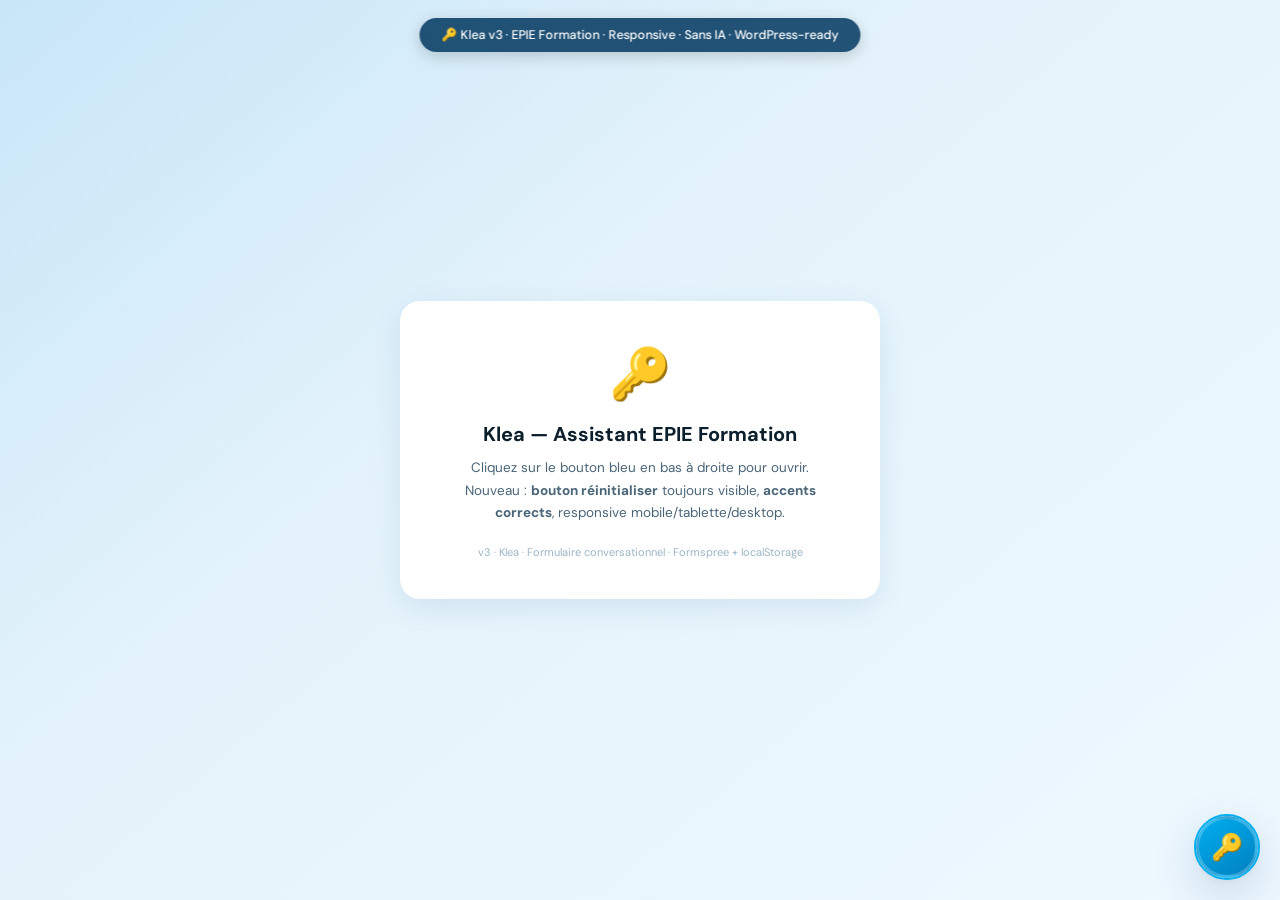
<file: chatbot/klea-widget.html>
<!DOCTYPE html>
<html lang="fr">
<head>
  <meta charset="UTF-8">
  <meta name="viewport" content="width=device-width, initial-scale=1.0">
  <title>Klea — Assistant EPIE Formation</title>
  <link href="https://fonts.googleapis.com/css2?family=DM+Sans:wght@300;400;500;600&display=swap" rel="stylesheet">
  <link rel="stylesheet" href="./klea.css">
</head>
<body>

  <!-- Page démo (à retirer pour WordPress) -->
  <div class="demo-pill">🔑 Klea v3 · EPIE Formation · Responsive · Sans IA · WordPress-ready</div>

  <div class="demo-wrap">
    <div class="demo-card">
      <div class="demo-logo">🔑</div>
      <h2>Klea — Assistant EPIE Formation</h2>
      <p>
        Cliquez sur le bouton bleu en bas à droite pour ouvrir.<br>
        Nouveau : <strong>bouton réinitialiser</strong> toujours visible,
        <strong>accents corrects</strong>, responsive mobile/tablette/desktop.
      </p>
      <div class="demo-hint">v3 · Klea · Formulaire conversationnel · Formspree + localStorage</div>
    </div>
  </div>

  <!-- WIDGET KLEA -->
  <div id="klea-banner" role="complementary">
    <span class="kbn-txt" id="kbn-txt">💬 Une question sur nos formations ?</span>
    <button class="kbn-x" id="kbn-x" aria-label="Fermer">✕</button>
  </div>

  <div id="klea-btn" role="button" tabindex="0"
       aria-label="Ouvrir Klea, l'assistant EPIE Formation"
       aria-expanded="false">
    <span class="kico">🔑</span>
    <span class="kx" aria-hidden="true">×</span>
  </div>

  <div id="klea-win" class="closed"
       role="dialog" aria-label="Klea — Assistant EPIE Formation" aria-modal="true">

    <div id="klea-hdr">
      <div class="hav">KL</div>
      <div class="hinfo">
        <div class="hname" id="klea-name">Klea</div>
        <div class="hstatus">
          <span class="hdot"></span>
          <span id="klea-status">Assistante EPIE Formation</span>
        </div>
      </div>
      <select id="klea-lang" aria-label="Choisir la langue">
        <option value="fr" selected>🇫🇷 FR</option>
        <option value="en">🇬🇧 EN</option>
      </select>
    </div>

    <div id="klea-prog" aria-hidden="true">
      <div id="klea-prog-bar" style="width:0%"></div>
    </div>

    <div id="klea-msgs" role="log" aria-live="polite" aria-label="Conversation avec Klea"></div>

    <div id="klea-typ" aria-live="polite">
      <div class="kdots" aria-hidden="true">
        <span></span><span></span><span></span>
      </div>
      <span class="ktlbl" id="ktlbl">Klea écrit…</span>
    </div>

    <div id="klea-chips" role="group" aria-label="Suggestions rapides"></div>

    <div id="klea-bar">
      <input type="text" id="klea-input"
        placeholder="Votre message…"
        aria-label="Saisir votre message"
        autocomplete="off" maxlength="300">
      <button id="klea-send" aria-label="Envoyer">
        <svg viewBox="0 0 24 24"><path d="M2.01 21L23 12 2.01 3 2 10l15 2-15 2z"/></svg>
      </button>
    </div>

    <div id="klea-foot">🤖 Assistante automatisée · Pas un humain · Données protégées RGPD</div>
  </div>

  <script src="./klea.js"></script>
</body>
</html>
</file>
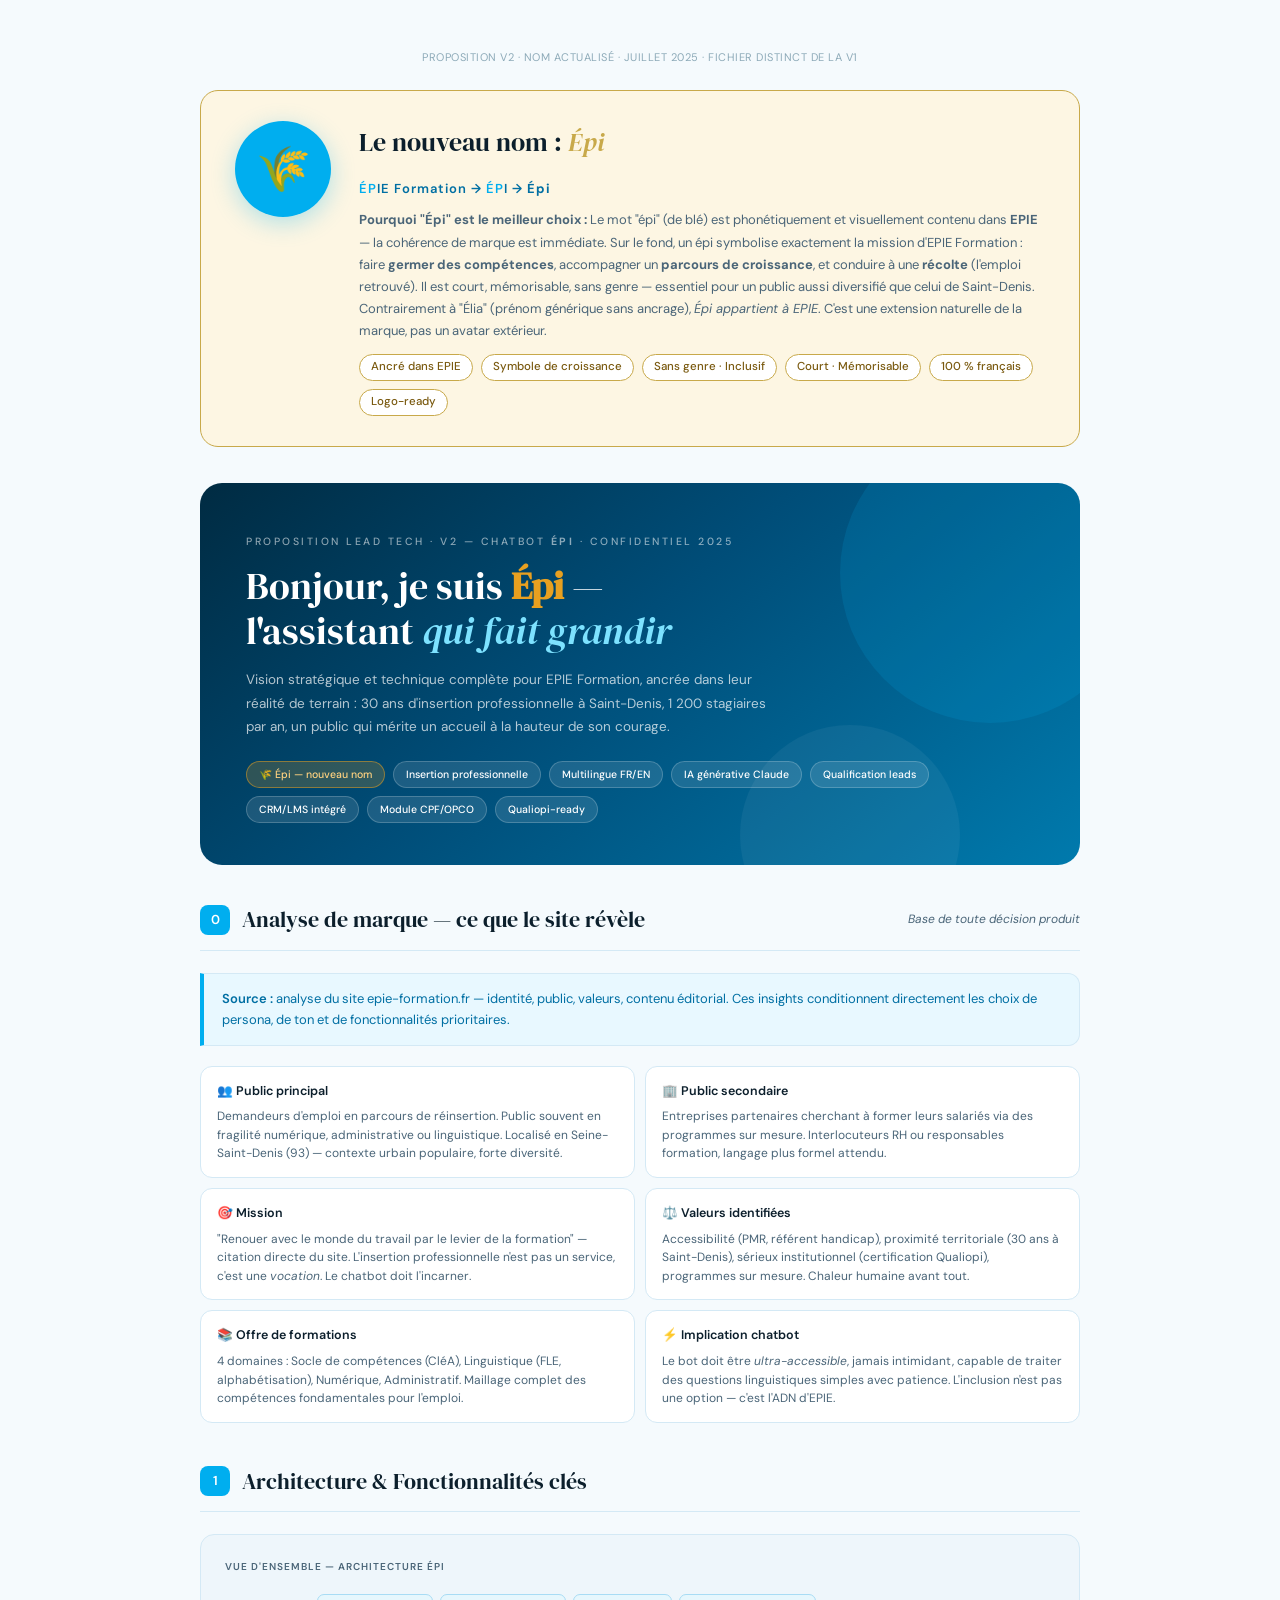
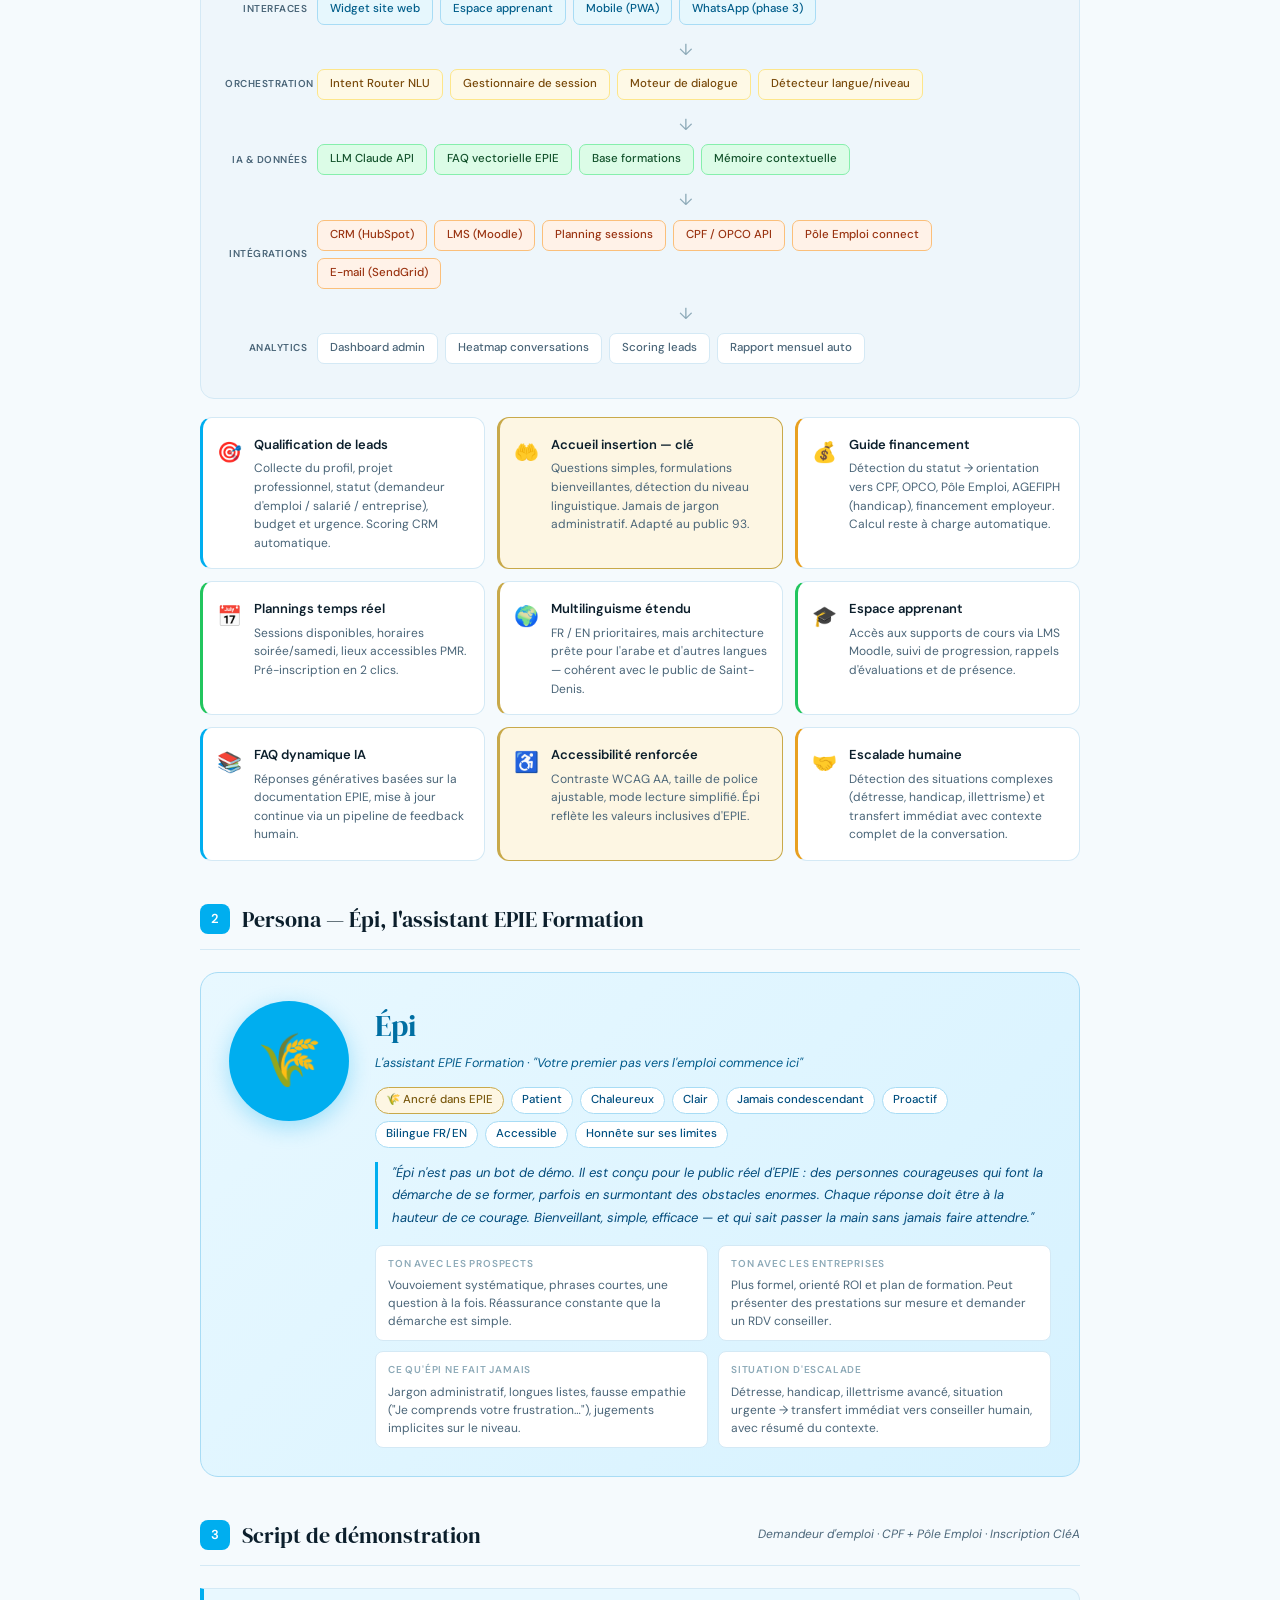
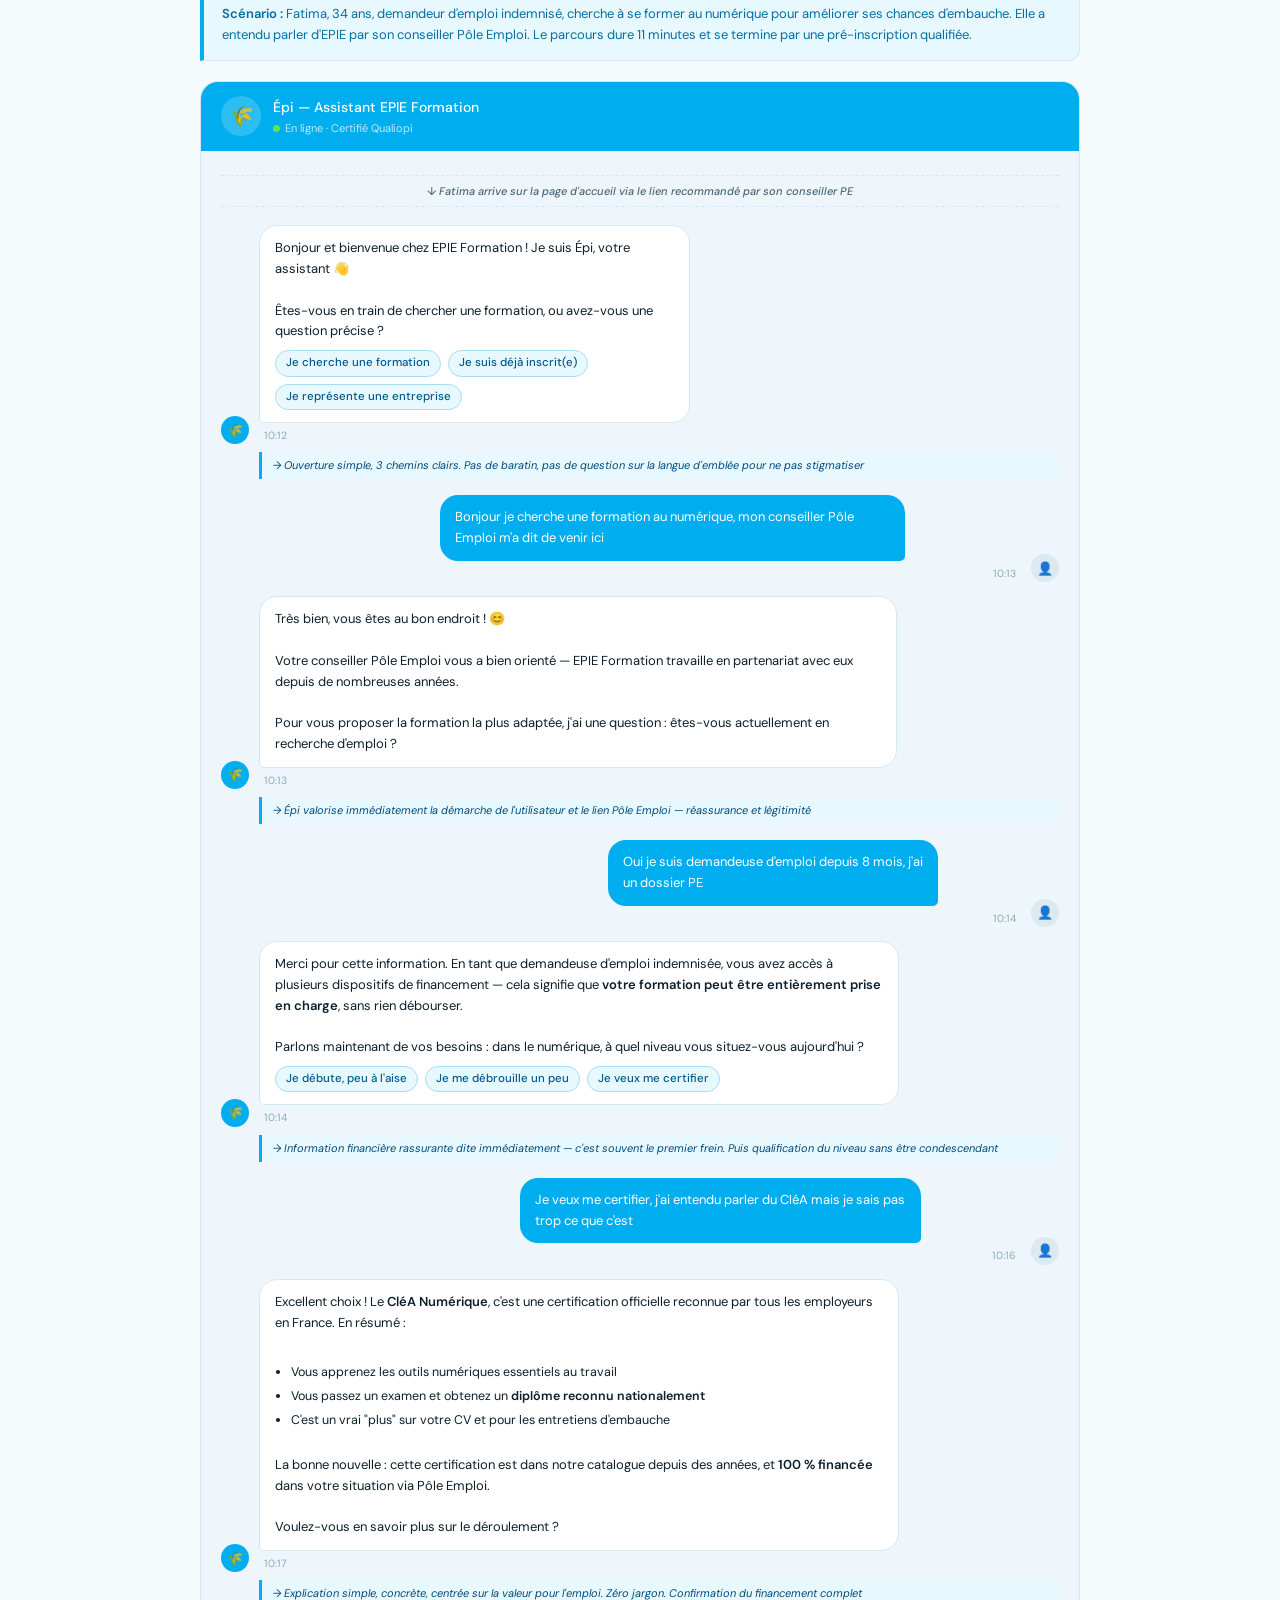
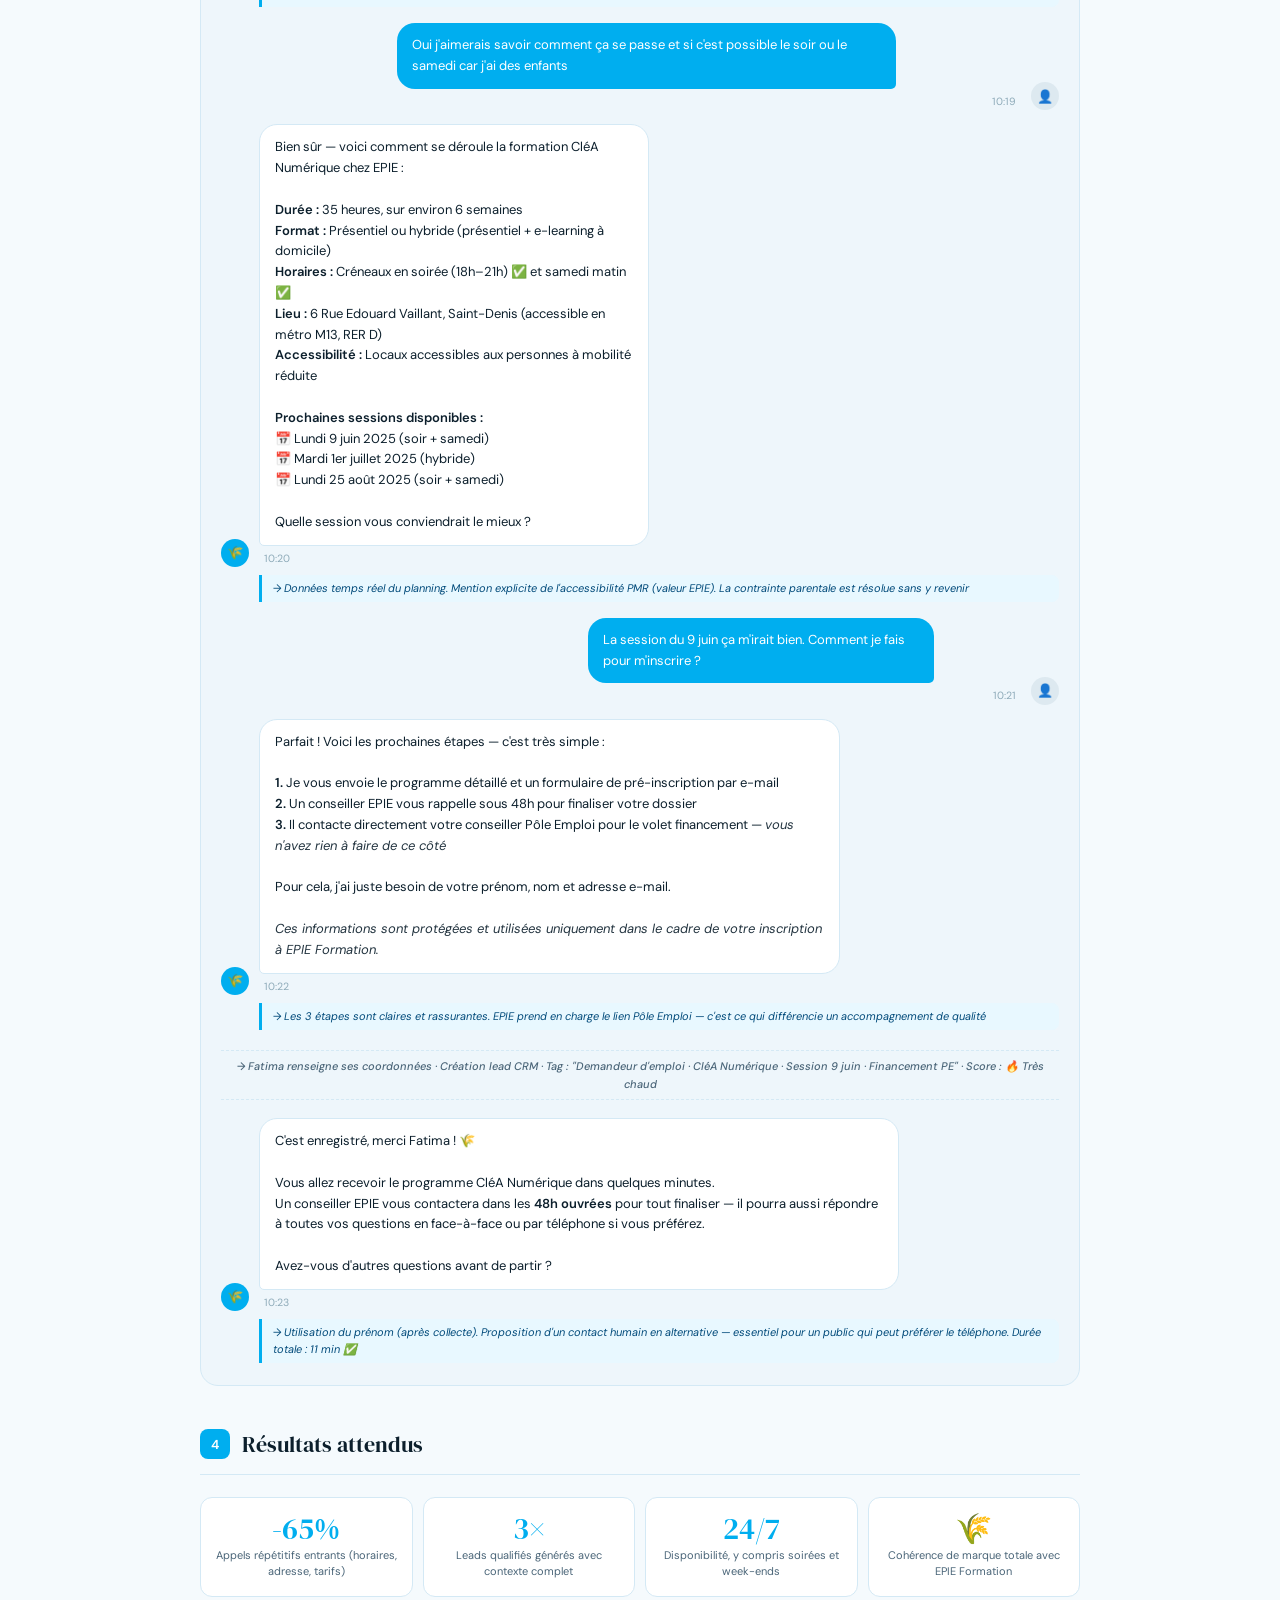
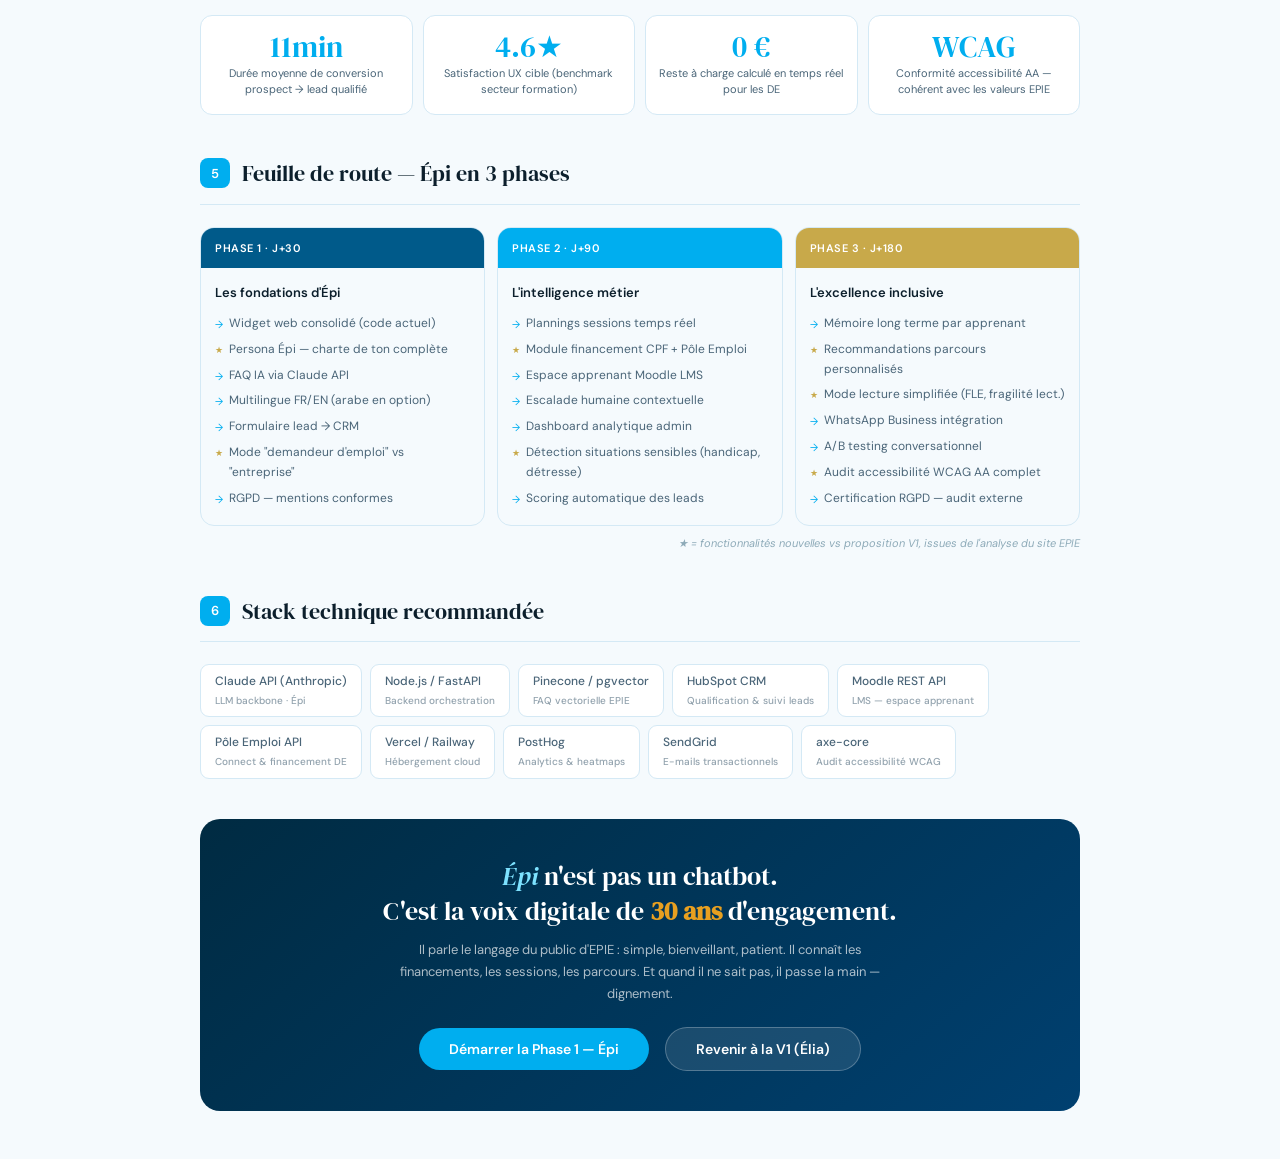
<file: docs/proposition_chatbot_epie_v2.html>
<!DOCTYPE html>
<html lang="fr">
<head>
<meta charset="UTF-8">
<meta name="viewport" content="width=device-width, initial-scale=1.0">
<title>Proposition Chatbot ÉPI — EPIE Formation v2</title>
<link href="https://fonts.googleapis.com/css2?family=DM+Sans:ital,wght@0,300;0,400;0,500;0,600;1,400&family=DM+Serif+Display:ital@0;1&display=swap" rel="stylesheet">
<style>
*{box-sizing:border-box;margin:0;padding:0}
:root{
  --epie:#00AEEF;
  --epie-dark:#006fa3;
  --epie-soft:#e8f8ff;
  --accent:#E8A020;
  --wheat:#c8a94a;
  --wheat-soft:#fdf6e3;
  --success:#22c55e;
  --bg:#f5fafd;
  --surface:#ffffff;
  --surface2:#eef6fb;
  --border:#d4e9f5;
  --text1:#0c1f2c;
  --text2:#4a6578;
  --text3:#8daab8;
}
body{font-family:'DM Sans',sans-serif;background:var(--bg);color:var(--text1);font-size:14px;line-height:1.65;padding:48px 20px}
.wrap{max-width:880px;margin:0 auto}

/* ─── NAMING EXPLAINER ─── */
.naming-box{
  background:var(--wheat-soft);
  border:1.5px solid var(--wheat);
  border-radius:18px;
  padding:30px 34px;
  margin-bottom:36px;
  display:grid;
  grid-template-columns:auto 1fr;
  gap:28px;
  align-items:start;
}
.naming-epi{
  width:96px;height:96px;
  background:var(--epie);
  border-radius:50%;
  display:flex;align-items:center;justify-content:center;
  position:relative;
  box-shadow:0 6px 24px rgba(0,174,239,.3);
  flex-shrink:0;
}
.epi-icon{font-size:44px;line-height:1}
.naming-content h2{
  font-family:'DM Serif Display',serif;
  font-size:26px;font-weight:400;
  color:var(--text1);
  margin-bottom:4px;
}
.naming-content h2 em{font-style:italic;color:var(--wheat)}
.naming-why{
  font-size:13px;color:var(--text2);
  line-height:1.7;margin-top:10px;
}
.naming-pills{display:flex;gap:8px;flex-wrap:wrap;margin-top:12px}
.npill{
  background:white;
  border:1px solid var(--wheat);
  color:#7a5a10;
  font-size:11.5px;font-weight:500;
  padding:3px 11px;border-radius:20px;
}
.naming-epie-link{
  font-size:13px;
  font-weight:600;
  color:var(--epie-dark);
  margin-top:14px;
  letter-spacing:1px;
}
.epie-letters span{color:var(--epie)}

/* ─── HERO ─── */
.hero{
  background:linear-gradient(140deg,#002b42 0%,#004d78 45%,#007aad 100%);
  padding:50px 46px 42px;
  border-radius:22px;
  color:white;
  margin-bottom:36px;
  position:relative;
  overflow:hidden;
}
.hero::before{content:'';position:absolute;top:-60px;right:-60px;width:300px;height:300px;border-radius:50%;background:rgba(0,174,239,.14)}
.hero::after{content:'';position:absolute;bottom:-80px;right:120px;width:220px;height:220px;border-radius:50%;background:rgba(255,255,255,.05)}
.hero-label{font-size:10.5px;letter-spacing:2.5px;text-transform:uppercase;opacity:.55;margin-bottom:14px;font-weight:500}
.hero h1{font-family:'DM Serif Display',serif;font-size:38px;font-weight:400;line-height:1.18;margin-bottom:14px;position:relative}
.hero h1 em{font-style:italic;color:#7de2ff}
.hero h1 strong{font-style:normal;color:var(--accent)}
.hero-sub{font-size:13.5px;opacity:.7;position:relative;max-width:530px;line-height:1.75}
.hero-badges{display:flex;gap:8px;margin-top:22px;flex-wrap:wrap;position:relative}
.badge{background:rgba(255,255,255,.11);border:1px solid rgba(255,255,255,.2);color:white;font-size:10.5px;font-weight:500;padding:4px 12px;border-radius:20px}
.badge.gold{background:rgba(232,160,32,.2);border-color:rgba(232,160,32,.5);color:#ffd280}

/* ─── SECTION ─── */
.section{margin-bottom:40px}
.section-header{display:flex;align-items:center;gap:12px;margin-bottom:22px;padding-bottom:12px;border-bottom:1.5px solid var(--border)}
.section-num{width:30px;height:30px;background:var(--epie);color:white;border-radius:8px;font-size:13px;font-weight:600;display:flex;align-items:center;justify-content:center;flex-shrink:0}
.section-title{font-family:'DM Serif Display',serif;font-size:22px;font-weight:400}
.section-sub{font-size:12px;color:var(--text2);margin-left:auto;font-style:italic}

/* ─── CONTEXT BOX ─── */
.context-banner{
  background:var(--epie-soft);
  border:1px solid var(--border);
  border-left:4px solid var(--epie);
  border-radius:0 12px 12px 0;
  padding:14px 18px;
  margin-bottom:20px;
  font-size:13px;
  color:var(--epie-dark);
}
.context-banner strong{font-weight:600}

/* ─── ARCH ─── */
.arch{background:var(--surface2);border:1px solid var(--border);border-radius:14px;padding:24px;margin-bottom:18px}
.arch-layer{display:flex;align-items:center;gap:10px;margin-bottom:10px}
.arch-lbl{font-size:10px;color:var(--text2);width:82px;text-align:right;flex-shrink:0;font-weight:600;text-transform:uppercase;letter-spacing:.5px}
.arch-nodes{display:flex;gap:7px;flex-wrap:wrap;flex:1}
.an{padding:5px 12px;border-radius:7px;font-size:11.5px;font-weight:500;border:1px solid transparent}
.an-b{background:#e6f7fd;color:#005d8a;border-color:#a8dcf5}
.an-g{background:#dcfce7;color:#14532d;border-color:#86efac}
.an-a{background:#fef9e6;color:#78490a;border-color:#fde68a}
.an-o{background:#fff2e8;color:#9a3412;border-color:#fbbf7a}
.an-w{background:var(--wheat-soft);color:#7a5a10;border-color:#e5c97a}
.an-gr{background:var(--surface);color:var(--text2);border-color:var(--border)}
.arch-arrow{font-size:16px;color:var(--text3);text-align:center;padding:2px 0 6px;margin-left:92px}

/* ─── FEATURES ─── */
.features{display:grid;grid-template-columns:1fr 1fr 1fr;gap:12px;margin-bottom:18px}
.feat{background:var(--surface);border:1px solid var(--border);border-radius:12px;padding:16px 14px;display:flex;gap:12px}
.feat-icon{font-size:20px;flex-shrink:0;margin-top:2px}
.feat-title{font-size:13px;font-weight:600;margin-bottom:4px}
.feat-desc{font-size:12px;color:var(--text2);line-height:1.55}
.feat.bl{border-left:3px solid var(--epie)}
.feat.or{border-left:3px solid var(--accent)}
.feat.gr{border-left:3px solid var(--success)}
.feat.wh{border-left:3px solid var(--wheat)}
/* NEW: insertion-specific feature highlight */
.feat.ins{
  background:var(--wheat-soft);
  border:1px solid var(--wheat);
  border-left:3px solid var(--wheat);
}

/* ─── PERSONA ─── */
.persona{
  background:linear-gradient(135deg,var(--epie-soft),#d6f2ff);
  border:1px solid #a8dcf5;
  border-radius:18px;
  padding:28px;
  display:grid;
  grid-template-columns:120px 1fr;
  gap:26px;
  align-items:start;
  margin-bottom:18px;
}
.p-av{
  width:120px;height:120px;
  background:var(--epie);
  border-radius:50%;
  display:flex;align-items:center;justify-content:center;
  font-size:52px;
  box-shadow:0 6px 22px rgba(0,174,239,.32);
}
.p-name{font-family:'DM Serif Display',serif;font-size:30px;color:var(--epie-dark);margin-bottom:2px}
.p-tag{font-size:12.5px;color:#005a8a;margin-bottom:14px;font-style:italic}
.p-traits{display:flex;flex-wrap:wrap;gap:7px;margin-bottom:14px}
.trait{background:white;border:1px solid #a8dcf5;color:#004f80;font-size:11.5px;font-weight:500;padding:3px 10px;border-radius:20px}
.trait.gold{background:var(--wheat-soft);border-color:var(--wheat);color:#7a5a10}
.p-quote{font-style:italic;font-size:13px;color:#004a7a;border-left:3px solid var(--epie);padding-left:14px;line-height:1.7}
.p-dna{
  margin-top:16px;
  display:grid;
  grid-template-columns:1fr 1fr;
  gap:10px;
}
.dna-item{
  background:white;
  border:0.5px solid var(--border);
  border-radius:8px;
  padding:10px 12px;
}
.dna-label{font-size:10px;font-weight:600;text-transform:uppercase;letter-spacing:.8px;color:var(--text3);margin-bottom:4px}
.dna-val{font-size:12px;color:var(--text2);line-height:1.5}

/* ─── DEMO ─── */
.demo{background:var(--surface2);border:1px solid var(--border);border-radius:18px;overflow:hidden;margin-bottom:18px}
.demo-hdr{background:var(--epie);padding:14px 20px;display:flex;align-items:center;gap:12px;color:white}
.demo-av{width:40px;height:40px;background:rgba(255,255,255,.18);border-radius:50%;display:flex;align-items:center;justify-content:center;font-size:20px}
.demo-ttl{font-size:14px;font-weight:500}
.demo-sub{font-size:10.5px;opacity:.7;margin-top:1px;font-style:italic}
.demo-online{font-size:11px;opacity:.75;display:flex;align-items:center;gap:5px}
.dot{width:7px;height:7px;background:#7cfc00;border-radius:50%}
.demo-body{padding:20px;display:flex;flex-direction:column;gap:14px}
.msg-row{display:flex;gap:10px;align-items:flex-end}
.msg-row.u{flex-direction:row-reverse}
.mini-av{width:28px;height:28px;border-radius:50%;flex-shrink:0;display:flex;align-items:center;justify-content:center;font-size:13px}
.bav{background:var(--epie);color:white}
.uav{background:#dde9f0;color:#3a5a70}
.bubble{max-width:80%;padding:12px 15px;border-radius:18px;font-size:13px;line-height:1.6}
.bot-b{background:white;border:1px solid var(--border);border-bottom-left-radius:5px;color:var(--text1)}
.usr-b{background:var(--epie);color:white;border-bottom-right-radius:5px}
.bubble ul{margin:8px 0 0 16px}
.bubble li{margin-bottom:4px;font-size:12.5px}
.bubble strong{font-weight:600}
.bubble em{font-style:italic;opacity:.9}
.ts{font-size:10.5px;color:var(--text3);margin-top:4px;padding:0 5px}
.chips{display:flex;gap:7px;flex-wrap:wrap;margin-top:8px}
.chip{background:var(--epie-soft);color:#005a8a;border:1px solid #a8dcf5;font-size:11.5px;padding:3px 10px;border-radius:20px;font-weight:500}
.annot{font-size:11px;color:#004a7a;background:var(--epie-soft);border-left:3px solid var(--epie);padding:5px 11px;border-radius:0 7px 7px 0;font-style:italic;margin:-6px 0 2px 38px;line-height:1.55}
.msg-lbl{font-size:11px;color:var(--text2);text-align:center;padding:6px 0;font-weight:500;font-style:italic;border-top:1px dashed var(--border);border-bottom:1px dashed var(--border);margin:4px 0}

/* ─── KPIs ─── */
.kpi-row{display:grid;grid-template-columns:repeat(4,1fr);gap:10px;margin-bottom:18px}
.kpi{background:white;border:1px solid var(--border);border-radius:12px;padding:16px 10px;text-align:center}
.kpi-v{font-family:'DM Serif Display',serif;font-size:30px;color:var(--epie);margin-bottom:4px;line-height:1}
.kpi-l{font-size:11px;color:var(--text2);line-height:1.45;margin-top:4px}
.kpi.gold .kpi-v{color:var(--wheat)}

/* ─── AUDIENCE GRID ─── */
.audience-grid{display:grid;grid-template-columns:1fr 1fr;gap:10px;margin-bottom:18px}
.audience-card{background:white;border:1px solid var(--border);border-radius:12px;padding:14px 16px}
.ac-title{font-size:12.5px;font-weight:600;margin-bottom:6px;display:flex;align-items:center;gap:8px}
.ac-body{font-size:12px;color:var(--text2);line-height:1.55}

/* ─── ROADMAP ─── */
.roadmap{display:grid;grid-template-columns:repeat(3,1fr);gap:12px;margin-bottom:18px}
.phase{border:1px solid var(--border);border-radius:14px;overflow:hidden}
.ph-hdr{padding:11px 14px;font-size:11px;font-weight:600;letter-spacing:.5px;text-transform:uppercase;color:white}
.ph1{background:#005a8a}.ph2{background:var(--epie)}.ph3{background:var(--wheat)}
.ph-body{padding:14px}
.ph-title{font-size:13px;font-weight:600;margin-bottom:8px}
.ph-items{list-style:none}
.ph-items li{font-size:12px;color:var(--text2);padding:3px 0;display:flex;align-items:flex-start;gap:6px}
.ph-items li::before{content:'→';color:var(--epie);flex-shrink:0;font-size:10.5px;margin-top:2px}
.ph-items li.new::before{content:'★';color:var(--wheat);font-size:9px;margin-top:3px}

/* ─── STACK ─── */
.stack{display:flex;gap:8px;flex-wrap:wrap;margin-bottom:18px}
.stk{background:white;border:1px solid var(--border);border-radius:9px;padding:7px 14px;font-size:12px;color:var(--text2);font-weight:500}
.stk span{font-size:10px;display:block;opacity:.6;margin-top:1px}

/* ─── CLOSING ─── */
.closing{background:linear-gradient(140deg,#002b42,#004070);color:white;border-radius:20px;padding:40px;text-align:center;margin-top:8px}
.closing h3{font-family:'DM Serif Display',serif;font-size:26px;font-weight:400;margin-bottom:10px;line-height:1.35}
.closing h3 em{font-style:italic;color:#7de2ff}
.closing h3 strong{font-style:normal;color:var(--accent)}
.closing p{font-size:13px;opacity:.68;max-width:500px;margin:0 auto 22px;line-height:1.7}
.cta{background:var(--epie);color:white;border:none;padding:12px 30px;border-radius:28px;font-size:14px;font-weight:600;cursor:pointer;font-family:'DM Sans',sans-serif;margin:0 6px}
.cta:hover{background:#009dd8}
.cta.sec{background:rgba(255,255,255,.1);border:1px solid rgba(255,255,255,.25)}
.cta.sec:hover{background:rgba(255,255,255,.18)}
.version-tag{
  text-align:center;
  font-size:11px;
  color:var(--text3);
  margin-bottom:24px;
  letter-spacing:.5px;
}

@media(max-width:640px){
  .features,.roadmap,.kpi-row,.audience-grid{grid-template-columns:1fr}
  .persona{grid-template-columns:1fr;text-align:center}
  .p-quote{text-align:left}
  .p-dna{grid-template-columns:1fr}
  .hero{padding:30px 22px}
  .hero h1{font-size:28px}
  .naming-box{grid-template-columns:1fr}
}
</style>
</head>
<body>
<div class="wrap">

<div class="version-tag">PROPOSITION V2 · NOM ACTUALISÉ · JUILLET 2025 · FICHIER DISTINCT DE LA V1</div>

<!-- ════════════════════════════════════════════
     TÂCHE 1 — NOUVEAU NOM : ÉPI
════════════════════════════════════════════ -->
<div class="naming-box">
  <div class="naming-epi">
    <div class="epi-icon">🌾</div>
  </div>
  <div class="naming-content">
    <h2>Le nouveau nom : <em>Épi</em></h2>
    <div class="naming-epie-link epie-letters">
      <span>É</span><span>P</span>IE Formation → <span>ÉP</span>I → <strong>Épi</strong>
    </div>
    <div class="naming-why">
      <strong>Pourquoi "Épi" est le meilleur choix :</strong> Le mot "épi" (de blé) est phonétiquement et visuellement contenu dans <strong>EPIE</strong> — la cohérence de marque est immédiate.
      Sur le fond, un épi symbolise exactement la mission d'EPIE Formation : faire <strong>germer des compétences</strong>, accompagner un <strong>parcours de croissance</strong>, et conduire à une <strong>récolte</strong> (l'emploi retrouvé).
      Il est court, mémorisable, sans genre — essentiel pour un public aussi diversifié que celui de Saint-Denis.
      Contrairement à "Élia" (prénom générique sans ancrage), <em>Épi appartient à EPIE</em>. C'est une extension naturelle de la marque, pas un avatar extérieur.
    </div>
    <div class="naming-pills">
      <span class="npill">Ancré dans EPIE</span>
      <span class="npill">Symbole de croissance</span>
      <span class="npill">Sans genre · Inclusif</span>
      <span class="npill">Court · Mémorisable</span>
      <span class="npill">100 % français</span>
      <span class="npill">Logo-ready</span>
    </div>
  </div>
</div>

<!-- ════════════════════════════════════════════
     HERO
════════════════════════════════════════════ -->
<div class="hero">
  <div class="hero-label">Proposition Lead Tech · V2 — Chatbot <strong>Épi</strong> · Confidentiel 2025</div>
  <h1>Bonjour, je suis <strong>Épi</strong> —<br>l'assistant <em>qui fait grandir</em></h1>
  <div class="hero-sub">
    Vision stratégique et technique complète pour EPIE Formation, ancrée dans leur réalité de terrain : 30 ans d'insertion professionnelle à Saint-Denis, 1 200 stagiaires par an, un public qui mérite un accueil à la hauteur de son courage.
  </div>
  <div class="hero-badges">
    <span class="badge gold">🌾 Épi — nouveau nom</span>
    <span class="badge">Insertion professionnelle</span>
    <span class="badge">Multilingue FR/EN</span>
    <span class="badge">IA générative Claude</span>
    <span class="badge">Qualification leads</span>
    <span class="badge">CRM/LMS intégré</span>
    <span class="badge">Module CPF/OPCO</span>
    <span class="badge">Qualiopi-ready</span>
  </div>
</div>

<!-- ════════════════════════════════════════════
     ANALYSE DE MARQUE (nouveau — issu du site)
════════════════════════════════════════════ -->
<div class="section">
  <div class="section-header">
    <div class="section-num">0</div>
    <div class="section-title">Analyse de marque — ce que le site révèle</div>
    <div class="section-sub">Base de toute décision produit</div>
  </div>

  <div class="context-banner">
    <strong>Source :</strong> analyse du site epie-formation.fr — identité, public, valeurs, contenu éditorial.
    Ces insights conditionnent directement les choix de persona, de ton et de fonctionnalités prioritaires.
  </div>

  <div class="audience-grid">
    <div class="audience-card">
      <div class="ac-title">👥 Public principal</div>
      <div class="ac-body">Demandeurs d'emploi en parcours de réinsertion. Public souvent en fragilité numérique, administrative ou linguistique. Localisé en Seine-Saint-Denis (93) — contexte urbain populaire, forte diversité.</div>
    </div>
    <div class="audience-card">
      <div class="ac-title">🏢 Public secondaire</div>
      <div class="ac-body">Entreprises partenaires cherchant à former leurs salariés via des programmes sur mesure. Interlocuteurs RH ou responsables formation, langage plus formel attendu.</div>
    </div>
    <div class="audience-card">
      <div class="ac-title">🎯 Mission</div>
      <div class="ac-body">"Renouer avec le monde du travail par le levier de la formation" — citation directe du site. L'insertion professionnelle n'est pas un service, c'est une <em>vocation</em>. Le chatbot doit l'incarner.</div>
    </div>
    <div class="audience-card">
      <div class="ac-title">⚖️ Valeurs identifiées</div>
      <div class="ac-body">Accessibilité (PMR, référent handicap), proximité territoriale (30 ans à Saint-Denis), sérieux institutionnel (certification Qualiopi), programmes sur mesure. Chaleur humaine avant tout.</div>
    </div>
    <div class="audience-card">
      <div class="ac-title">📚 Offre de formations</div>
      <div class="ac-body">4 domaines : Socle de compétences (CléA), Linguistique (FLE, alphabétisation), Numérique, Administratif. Maillage complet des compétences fondamentales pour l'emploi.</div>
    </div>
    <div class="audience-card">
      <div class="ac-title">⚡ Implication chatbot</div>
      <div class="ac-body">Le bot doit être <em>ultra-accessible</em>, jamais intimidant, capable de traiter des questions linguistiques simples avec patience. L'inclusion n'est pas une option — c'est l'ADN d'EPIE.</div>
    </div>
  </div>
</div>

<!-- ════════════════════════════════════════════
     1. ARCHITECTURE
════════════════════════════════════════════ -->
<div class="section">
  <div class="section-header">
    <div class="section-num">1</div>
    <div class="section-title">Architecture &amp; Fonctionnalités clés</div>
  </div>

  <div class="arch">
    <div style="font-size:10px;font-weight:600;color:var(--text2);text-transform:uppercase;letter-spacing:1px;margin-bottom:18px">Vue d'ensemble — Architecture Épi</div>
    <div class="arch-layer">
      <div class="arch-lbl">Interfaces</div>
      <div class="arch-nodes">
        <span class="an an-b">Widget site web</span>
        <span class="an an-b">Espace apprenant</span>
        <span class="an an-b">Mobile (PWA)</span>
        <span class="an an-b">WhatsApp (phase 3)</span>
      </div>
    </div>
    <div class="arch-arrow">↓</div>
    <div class="arch-layer">
      <div class="arch-lbl">Orchestration</div>
      <div class="arch-nodes">
        <span class="an an-a">Intent Router NLU</span>
        <span class="an an-a">Gestionnaire de session</span>
        <span class="an an-a">Moteur de dialogue</span>
        <span class="an an-a">Détecteur langue/niveau</span>
      </div>
    </div>
    <div class="arch-arrow">↓</div>
    <div class="arch-layer">
      <div class="arch-lbl">IA &amp; Données</div>
      <div class="arch-nodes">
        <span class="an an-g">LLM Claude API</span>
        <span class="an an-g">FAQ vectorielle EPIE</span>
        <span class="an an-g">Base formations</span>
        <span class="an an-g">Mémoire contextuelle</span>
      </div>
    </div>
    <div class="arch-arrow">↓</div>
    <div class="arch-layer">
      <div class="arch-lbl">Intégrations</div>
      <div class="arch-nodes">
        <span class="an an-o">CRM (HubSpot)</span>
        <span class="an an-o">LMS (Moodle)</span>
        <span class="an an-o">Planning sessions</span>
        <span class="an an-o">CPF / OPCO API</span>
        <span class="an an-o">Pôle Emploi connect</span>
        <span class="an an-o">E-mail (SendGrid)</span>
      </div>
    </div>
    <div class="arch-arrow">↓</div>
    <div class="arch-layer">
      <div class="arch-lbl">Analytics</div>
      <div class="arch-nodes">
        <span class="an an-gr">Dashboard admin</span>
        <span class="an an-gr">Heatmap conversations</span>
        <span class="an an-gr">Scoring leads</span>
        <span class="an an-gr">Rapport mensuel auto</span>
      </div>
    </div>
  </div>

  <div class="features">
    <div class="feat bl">
      <span class="feat-icon">🎯</span>
      <div><div class="feat-title">Qualification de leads</div><div class="feat-desc">Collecte du profil, projet professionnel, statut (demandeur d'emploi / salarié / entreprise), budget et urgence. Scoring CRM automatique.</div></div>
    </div>
    <div class="feat ins">
      <span class="feat-icon">🤲</span>
      <div><div class="feat-title">Accueil insertion — clé</div><div class="feat-desc">Questions simples, formulations bienveillantes, détection du niveau linguistique. Jamais de jargon administratif. Adapté au public 93.</div></div>
    </div>
    <div class="feat or">
      <span class="feat-icon">💰</span>
      <div><div class="feat-title">Guide financement</div><div class="feat-desc">Détection du statut → orientation vers CPF, OPCO, Pôle Emploi, AGEFIPH (handicap), financement employeur. Calcul reste à charge automatique.</div></div>
    </div>
    <div class="feat gr">
      <span class="feat-icon">📅</span>
      <div><div class="feat-title">Plannings temps réel</div><div class="feat-desc">Sessions disponibles, horaires soirée/samedi, lieux accessibles PMR. Pré-inscription en 2 clics.</div></div>
    </div>
    <div class="feat wh">
      <span class="feat-icon">🌍</span>
      <div><div class="feat-title">Multilinguisme étendu</div><div class="feat-desc">FR / EN prioritaires, mais architecture prête pour l'arabe et d'autres langues — cohérent avec le public de Saint-Denis.</div></div>
    </div>
    <div class="feat gr">
      <span class="feat-icon">🎓</span>
      <div><div class="feat-title">Espace apprenant</div><div class="feat-desc">Accès aux supports de cours via LMS Moodle, suivi de progression, rappels d'évaluations et de présence.</div></div>
    </div>
    <div class="feat bl">
      <span class="feat-icon">📚</span>
      <div><div class="feat-title">FAQ dynamique IA</div><div class="feat-desc">Réponses génératives basées sur la documentation EPIE, mise à jour continue via un pipeline de feedback humain.</div></div>
    </div>
    <div class="feat ins">
      <span class="feat-icon">♿</span>
      <div><div class="feat-title">Accessibilité renforcée</div><div class="feat-desc">Contraste WCAG AA, taille de police ajustable, mode lecture simplifié. Épi reflète les valeurs inclusives d'EPIE.</div></div>
    </div>
    <div class="feat or">
      <span class="feat-icon">🤝</span>
      <div><div class="feat-title">Escalade humaine</div><div class="feat-desc">Détection des situations complexes (détresse, handicap, illettrisme) et transfert immédiat avec contexte complet de la conversation.</div></div>
    </div>
  </div>
</div>

<!-- ════════════════════════════════════════════
     2. PERSONA
════════════════════════════════════════════ -->
<div class="section">
  <div class="section-header">
    <div class="section-num">2</div>
    <div class="section-title">Persona — Épi, l'assistant EPIE Formation</div>
  </div>

  <div class="persona">
    <div class="p-av">🌾</div>
    <div>
      <div class="p-name">Épi</div>
      <div class="p-tag">L'assistant EPIE Formation · "Votre premier pas vers l'emploi commence ici"</div>
      <div class="p-traits">
        <span class="trait gold">🌾 Ancré dans EPIE</span>
        <span class="trait">Patient</span>
        <span class="trait">Chaleureux</span>
        <span class="trait">Clair</span>
        <span class="trait">Jamais condescendant</span>
        <span class="trait">Proactif</span>
        <span class="trait">Bilingue FR/EN</span>
        <span class="trait">Accessible</span>
        <span class="trait">Honnête sur ses limites</span>
      </div>
      <div class="p-quote">"Épi n'est pas un bot de démo. Il est conçu pour le public réel d'EPIE : des personnes courageuses qui font la démarche de se former, parfois en surmontant des obstacles enormes. Chaque réponse doit être à la hauteur de ce courage. Bienveillant, simple, efficace — et qui sait passer la main sans jamais faire attendre."</div>
      <div class="p-dna">
        <div class="dna-item">
          <div class="dna-label">Ton avec les prospects</div>
          <div class="dna-val">Vouvoiement systématique, phrases courtes, une question à la fois. Réassurance constante que la démarche est simple.</div>
        </div>
        <div class="dna-item">
          <div class="dna-label">Ton avec les entreprises</div>
          <div class="dna-val">Plus formel, orienté ROI et plan de formation. Peut présenter des prestations sur mesure et demander un RDV conseiller.</div>
        </div>
        <div class="dna-item">
          <div class="dna-label">Ce qu'Épi ne fait jamais</div>
          <div class="dna-val">Jargon administratif, longues listes, fausse empathie ("Je comprends votre frustration…"), jugements implicites sur le niveau.</div>
        </div>
        <div class="dna-item">
          <div class="dna-label">Situation d'escalade</div>
          <div class="dna-val">Détresse, handicap, illettrisme avancé, situation urgente → transfert immédiat vers conseiller humain, avec résumé du contexte.</div>
        </div>
      </div>
    </div>
  </div>
</div>

<!-- ════════════════════════════════════════════
     3. SCRIPT DE DÉMO
════════════════════════════════════════════ -->
<div class="section">
  <div class="section-header">
    <div class="section-num">3</div>
    <div class="section-title">Script de démonstration</div>
    <div class="section-sub">Demandeur d'emploi · CPF + Pôle Emploi · Inscription CléA</div>
  </div>

  <div class="context-banner">
    <strong>Scénario :</strong> Fatima, 34 ans, demandeur d'emploi indemnisé, cherche à se former au numérique pour améliorer ses chances d'embauche. Elle a entendu parler d'EPIE par son conseiller Pôle Emploi. Le parcours dure 11 minutes et se termine par une pré-inscription qualifiée.
  </div>

  <div class="demo">
    <div class="demo-hdr">
      <div class="demo-av">🌾</div>
      <div>
        <div class="demo-ttl">Épi — Assistant EPIE Formation</div>
        <div class="demo-online"><span class="dot"></span> En ligne · Certifié Qualiopi</div>
      </div>
    </div>
    <div class="demo-body">

      <div class="msg-lbl">↓ Fatima arrive sur la page d'accueil via le lien recommandé par son conseiller PE</div>

      <div class="msg-row">
        <div class="mini-av bav">🌾</div>
        <div>
          <div class="bubble bot-b">
            Bonjour et bienvenue chez EPIE Formation ! Je suis Épi, votre assistant 👋<br><br>
            Êtes-vous en train de chercher une formation, ou avez-vous une question précise ?
            <div class="chips">
              <span class="chip">Je cherche une formation</span>
              <span class="chip">Je suis déjà inscrit(e)</span>
              <span class="chip">Je représente une entreprise</span>
            </div>
          </div>
          <div class="ts">10:12</div>
        </div>
      </div>
      <div class="annot">→ Ouverture simple, 3 chemins clairs. Pas de baratin, pas de question sur la langue d'emblée pour ne pas stigmatiser</div>

      <div class="msg-row u">
        <div class="mini-av uav">👤</div>
        <div>
          <div class="bubble usr-b">Bonjour je cherche une formation au numérique, mon conseiller Pôle Emploi m'a dit de venir ici</div>
          <div class="ts" style="text-align:right">10:13</div>
        </div>
      </div>

      <div class="msg-row">
        <div class="mini-av bav">🌾</div>
        <div>
          <div class="bubble bot-b">
            Très bien, vous êtes au bon endroit ! 😊<br><br>
            Votre conseiller Pôle Emploi vous a bien orienté — EPIE Formation travaille en partenariat avec eux depuis de nombreuses années.<br><br>
            Pour vous proposer la formation la plus adaptée, j'ai une question : êtes-vous actuellement en recherche d'emploi ?
          </div>
          <div class="ts">10:13</div>
        </div>
      </div>
      <div class="annot">→ Épi valorise immédiatement la démarche de l'utilisateur et le lien Pôle Emploi — réassurance et légitimité</div>

      <div class="msg-row u">
        <div class="mini-av uav">👤</div>
        <div>
          <div class="bubble usr-b">Oui je suis demandeuse d'emploi depuis 8 mois, j'ai un dossier PE</div>
          <div class="ts" style="text-align:right">10:14</div>
        </div>
      </div>

      <div class="msg-row">
        <div class="mini-av bav">🌾</div>
        <div>
          <div class="bubble bot-b">
            Merci pour cette information. En tant que demandeuse d'emploi indemnisée, vous avez accès à plusieurs dispositifs de financement — cela signifie que <strong>votre formation peut être entièrement prise en charge</strong>, sans rien débourser.<br><br>
            Parlons maintenant de vos besoins : dans le numérique, à quel niveau vous situez-vous aujourd'hui ?
            <div class="chips">
              <span class="chip">Je débute, peu à l'aise</span>
              <span class="chip">Je me débrouille un peu</span>
              <span class="chip">Je veux me certifier</span>
            </div>
          </div>
          <div class="ts">10:14</div>
        </div>
      </div>
      <div class="annot">→ Information financière rassurante dite immédiatement — c'est souvent le premier frein. Puis qualification du niveau sans être condescendant</div>

      <div class="msg-row u">
        <div class="mini-av uav">👤</div>
        <div>
          <div class="bubble usr-b">Je veux me certifier, j'ai entendu parler du CléA mais je sais pas trop ce que c'est</div>
          <div class="ts" style="text-align:right">10:16</div>
        </div>
      </div>

      <div class="msg-row">
        <div class="mini-av bav">🌾</div>
        <div>
          <div class="bubble bot-b">
            Excellent choix ! Le <strong>CléA Numérique</strong>, c'est une certification officielle reconnue par tous les employeurs en France. En résumé :<br><br>
            <ul>
              <li>Vous apprenez les outils numériques essentiels au travail</li>
              <li>Vous passez un examen et obtenez un <strong>diplôme reconnu nationalement</strong></li>
              <li>C'est un vrai "plus" sur votre CV et pour les entretiens d'embauche</li>
            </ul>
            <br>La bonne nouvelle : cette certification est dans notre catalogue depuis des années, et <strong>100 % financée</strong> dans votre situation via Pôle Emploi.<br><br>
            Voulez-vous en savoir plus sur le déroulement ?
          </div>
          <div class="ts">10:17</div>
        </div>
      </div>
      <div class="annot">→ Explication simple, concrète, centrée sur la valeur pour l'emploi. Zéro jargon. Confirmation du financement complet</div>

      <div class="msg-row u">
        <div class="mini-av uav">👤</div>
        <div>
          <div class="bubble usr-b">Oui j'aimerais savoir comment ça se passe et si c'est possible le soir ou le samedi car j'ai des enfants</div>
          <div class="ts" style="text-align:right">10:19</div>
        </div>
      </div>

      <div class="msg-row">
        <div class="mini-av bav">🌾</div>
        <div>
          <div class="bubble bot-b">
            Bien sûr — voici comment se déroule la formation CléA Numérique chez EPIE :<br><br>
            <strong>Durée :</strong> 35 heures, sur environ 6 semaines<br>
            <strong>Format :</strong> Présentiel ou hybride (présentiel + e-learning à domicile)<br>
            <strong>Horaires :</strong> Créneaux en soirée (18h–21h) ✅ et samedi matin ✅<br>
            <strong>Lieu :</strong> 6 Rue Edouard Vaillant, Saint-Denis (accessible en métro M13, RER D)<br>
            <strong>Accessibilité :</strong> Locaux accessibles aux personnes à mobilité réduite<br><br>
            <strong>Prochaines sessions disponibles :</strong><br>
            📅 Lundi 9 juin 2025 (soir + samedi)<br>
            📅 Mardi 1er juillet 2025 (hybride)<br>
            📅 Lundi 25 août 2025 (soir + samedi)<br><br>
            Quelle session vous conviendrait le mieux ?
          </div>
          <div class="ts">10:20</div>
        </div>
      </div>
      <div class="annot">→ Données temps réel du planning. Mention explicite de l'accessibilité PMR (valeur EPIE). La contrainte parentale est résolue sans y revenir</div>

      <div class="msg-row u">
        <div class="mini-av uav">👤</div>
        <div>
          <div class="bubble usr-b">La session du 9 juin ça m'irait bien. Comment je fais pour m'inscrire ?</div>
          <div class="ts" style="text-align:right">10:21</div>
        </div>
      </div>

      <div class="msg-row">
        <div class="mini-av bav">🌾</div>
        <div>
          <div class="bubble bot-b">
            Parfait ! Voici les prochaines étapes — c'est très simple :<br><br>
            <strong>1.</strong> Je vous envoie le programme détaillé et un formulaire de pré-inscription par e-mail<br>
            <strong>2.</strong> Un conseiller EPIE vous rappelle sous 48h pour finaliser votre dossier<br>
            <strong>3.</strong> Il contacte directement votre conseiller Pôle Emploi pour le volet financement — <em>vous n'avez rien à faire de ce côté</em><br><br>
            Pour cela, j'ai juste besoin de votre prénom, nom et adresse e-mail.<br><br>
            <em>Ces informations sont protégées et utilisées uniquement dans le cadre de votre inscription à EPIE Formation.</em>
          </div>
          <div class="ts">10:22</div>
        </div>
      </div>
      <div class="annot">→ Les 3 étapes sont claires et rassurantes. EPIE prend en charge le lien Pôle Emploi — c'est ce qui différencie un accompagnement de qualité</div>

      <div class="msg-lbl">→ Fatima renseigne ses coordonnées · Création lead CRM · Tag : "Demandeur d'emploi · CléA Numérique · Session 9 juin · Financement PE" · Score : 🔥 Très chaud</div>

      <div class="msg-row">
        <div class="mini-av bav">🌾</div>
        <div>
          <div class="bubble bot-b">
            C'est enregistré, merci Fatima ! 🌾<br><br>
            Vous allez recevoir le programme CléA Numérique dans quelques minutes.<br>
            Un conseiller EPIE vous contactera dans les <strong>48h ouvrées</strong> pour tout finaliser — il pourra aussi répondre à toutes vos questions en face-à-face ou par téléphone si vous préférez.<br><br>
            Avez-vous d'autres questions avant de partir ?
          </div>
          <div class="ts">10:23</div>
        </div>
      </div>
      <div class="annot">→ Utilisation du prénom (après collecte). Proposition d'un contact humain en alternative — essentiel pour un public qui peut préférer le téléphone. Durée totale : 11 min ✅</div>

    </div>
  </div>
</div>

<!-- ════════════════════════════════════════════
     4. KPIs
════════════════════════════════════════════ -->
<div class="section">
  <div class="section-header">
    <div class="section-num">4</div>
    <div class="section-title">Résultats attendus</div>
  </div>
  <div class="kpi-row">
    <div class="kpi"><div class="kpi-v">-65%</div><div class="kpi-l">Appels répétitifs entrants (horaires, adresse, tarifs)</div></div>
    <div class="kpi"><div class="kpi-v">3×</div><div class="kpi-l">Leads qualifiés générés avec contexte complet</div></div>
    <div class="kpi"><div class="kpi-v">24/7</div><div class="kpi-l">Disponibilité, y compris soirées et week-ends</div></div>
    <div class="kpi gold"><div class="kpi-v">🌾</div><div class="kpi-l">Cohérence de marque totale avec EPIE Formation</div></div>
  </div>
  <div class="kpi-row">
    <div class="kpi"><div class="kpi-v">11min</div><div class="kpi-l">Durée moyenne de conversion prospect → lead qualifié</div></div>
    <div class="kpi"><div class="kpi-v">4.6★</div><div class="kpi-l">Satisfaction UX cible (benchmark secteur formation)</div></div>
    <div class="kpi"><div class="kpi-v">0 €</div><div class="kpi-l">Reste à charge calculé en temps réel pour les DE</div></div>
    <div class="kpi"><div class="kpi-v">WCAG</div><div class="kpi-l">Conformité accessibilité AA — cohérent avec les valeurs EPIE</div></div>
  </div>
</div>

<!-- ════════════════════════════════════════════
     5. ROADMAP
════════════════════════════════════════════ -->
<div class="section">
  <div class="section-header">
    <div class="section-num">5</div>
    <div class="section-title">Feuille de route — Épi en 3 phases</div>
  </div>
  <div class="roadmap">
    <div class="phase">
      <div class="ph-hdr ph1">Phase 1 · J+30</div>
      <div class="ph-body">
        <div class="ph-title">Les fondations d'Épi</div>
        <ul class="ph-items">
          <li>Widget web consolidé (code actuel)</li>
          <li class="new">Persona Épi — charte de ton complète</li>
          <li>FAQ IA via Claude API</li>
          <li>Multilingue FR/EN (arabe en option)</li>
          <li>Formulaire lead → CRM</li>
          <li class="new">Mode "demandeur d'emploi" vs "entreprise"</li>
          <li>RGPD — mentions conformes</li>
        </ul>
      </div>
    </div>
    <div class="phase">
      <div class="ph-hdr ph2">Phase 2 · J+90</div>
      <div class="ph-body">
        <div class="ph-title">L'intelligence métier</div>
        <ul class="ph-items">
          <li>Plannings sessions temps réel</li>
          <li class="new">Module financement CPF + Pôle Emploi</li>
          <li>Espace apprenant Moodle LMS</li>
          <li>Escalade humaine contextuelle</li>
          <li>Dashboard analytique admin</li>
          <li class="new">Détection situations sensibles (handicap, détresse)</li>
          <li>Scoring automatique des leads</li>
        </ul>
      </div>
    </div>
    <div class="phase">
      <div class="ph-hdr ph3">Phase 3 · J+180</div>
      <div class="ph-body">
        <div class="ph-title">L'excellence inclusive</div>
        <ul class="ph-items">
          <li>Mémoire long terme par apprenant</li>
          <li class="new">Recommandations parcours personnalisés</li>
          <li class="new">Mode lecture simplifiée (FLE, fragilité lect.)</li>
          <li>WhatsApp Business intégration</li>
          <li>A/B testing conversationnel</li>
          <li class="new">Audit accessibilité WCAG AA complet</li>
          <li>Certification RGPD — audit externe</li>
        </ul>
      </div>
    </div>
  </div>
  <div style="font-size:11px;color:var(--text3);text-align:right;margin-top:-10px;font-style:italic">★ = fonctionnalités nouvelles vs proposition V1, issues de l'analyse du site EPIE</div>
</div>

<!-- ════════════════════════════════════════════
     6. STACK TECHNIQUE
════════════════════════════════════════════ -->
<div class="section">
  <div class="section-header">
    <div class="section-num">6</div>
    <div class="section-title">Stack technique recommandée</div>
  </div>
  <div class="stack">
    <div class="stk">Claude API (Anthropic)<span>LLM backbone · Épi</span></div>
    <div class="stk">Node.js / FastAPI<span>Backend orchestration</span></div>
    <div class="stk">Pinecone / pgvector<span>FAQ vectorielle EPIE</span></div>
    <div class="stk">HubSpot CRM<span>Qualification &amp; suivi leads</span></div>
    <div class="stk">Moodle REST API<span>LMS — espace apprenant</span></div>
    <div class="stk">Pôle Emploi API<span>Connect &amp; financement DE</span></div>
    <div class="stk">Vercel / Railway<span>Hébergement cloud</span></div>
    <div class="stk">PostHog<span>Analytics &amp; heatmaps</span></div>
    <div class="stk">SendGrid<span>E-mails transactionnels</span></div>
    <div class="stk">axe-core<span>Audit accessibilité WCAG</span></div>
  </div>
</div>

<!-- ════════════════════════════════════════════
     CLOSING
════════════════════════════════════════════ -->
<div class="closing">
  <h3><em>Épi</em> n'est pas un chatbot.<br>C'est la voix digitale de <strong>30 ans</strong> d'engagement.</h3>
  <p>Il parle le langage du public d'EPIE : simple, bienveillant, patient. Il connaît les financements, les sessions, les parcours. Et quand il ne sait pas, il passe la main — dignement.</p>
  <button class="cta">Démarrer la Phase 1 — Épi</button>
  <button class="cta sec">Revenir à la V1 (Élia)</button>
</div>

</div>
</body>
</html>
</file>
<file: chatbot/klea.css>
:root {
  --klea:       #00AEEF;
  --klea-dark:  #0080c0;
  --klea-deep:  #004f80;
  --klea-soft:  #e8f7fd;
  --wheat:      #D4A017;
  --wheat-bg:   #fdf6e3;
  --ok:         #16a34a;
  --ok-bg:      #dcfce7;
  --bg:         #f2f8fc;
  --surface:    #ffffff;
  --border:     #d0e8f5;
  --t1:         #0c1f2c;
  --t2:         #4a6578;
  --t3:         #9ab5c5;
  --shadow:     0 16px 48px rgba(0,60,120,.18), 0 2px 10px rgba(0,0,0,.07);
}

@media (prefers-color-scheme: dark) {
  :root {
    --bg:      #0d1b26;
    --surface: #152030;
    --border:  #1c3248;
    --t1:      #ddeeff;
    --t2:      #7bafc8;
    --t3:      #3a6080;
  }
}

* {
  box-sizing: border-box;
  margin: 0;
  padding: 0;
}

/* ── Page démo ── */
body {
  font-family: 'DM Sans', system-ui, sans-serif;
  background: linear-gradient(140deg, #c8e6f8, #e4f3fb 40%, #eef8ff);
  min-height: 100vh;
}

.demo-pill {
  position: fixed;
  top: 18px;
  left: 50%;
  transform: translateX(-50%);
  background: rgba(0,55,95,.85);
  backdrop-filter: blur(10px);
  color: white;
  padding: 9px 22px;
  border-radius: 30px;
  font-size: 12.5px;
  font-weight: 500;
  z-index: 100;
  white-space: nowrap;
  box-shadow: 0 4px 16px rgba(0,0,0,.18);
}

.demo-wrap {
  display: flex;
  align-items: center;
  justify-content: center;
  min-height: 100vh;
  padding: 80px 20px;
}

.demo-card {
  background: white;
  border-radius: 20px;
  padding: 40px 36px;
  max-width: 480px;
  width: 100%;
  box-shadow: 0 8px 30px rgba(0,80,140,.1);
  text-align: center;
}

.demo-logo {
  font-size: 50px;
  margin-bottom: 14px;
}

.demo-card h2 {
  font-size: 20px;
  color: var(--t1);
  margin-bottom: 10px;
}

.demo-card p {
  color: var(--t2);
  font-size: 13.5px;
  line-height: 1.7;
}

.demo-hint {
  margin-top: 20px;
  font-size: 11px;
  color: var(--t3);
}

/* ══════════════════════════════════════════
   BANNIÈRE
══════════════════════════════════════════ */
#klea-banner {
  position: fixed;
  bottom: 96px;
  right: 22px;
  background: var(--klea-deep);
  color: white;
  padding: 11px 14px 11px 16px;
  border-radius: 26px;
  z-index: 9998;
  font-size: 13px;
  font-family: 'DM Sans', sans-serif;
  display: none;
  align-items: center;
  gap: 10px;
  box-shadow: var(--shadow);
  max-width: 270px;
  cursor: pointer;
  animation: slideUp .4s cubic-bezier(.34,1.56,.64,1);
}

.kbn-txt {
  flex: 1;
  line-height: 1.45;
  font-weight: 500;
}

.kbn-x {
  background: rgba(255,255,255,.15);
  border: none;
  color: white;
  width: 22px;
  height: 22px;
  border-radius: 50%;
  cursor: pointer;
  font-size: 14px;
  display: flex;
  align-items: center;
  justify-content: center;
  flex-shrink: 0;
  line-height: 1;
}

.kbn-x:hover {
  background: rgba(255,255,255,.28);
}

/* ══════════════════════════════════════════
   BOUTON LAUNCHER
══════════════════════════════════════════ */
#klea-btn {
  position: fixed;
  bottom: 22px;
  right: 22px;
  width: 62px;
  height: 62px;
  background: linear-gradient(145deg, var(--klea), var(--klea-dark));
  border-radius: 50%;
  cursor: pointer;
  z-index: 9999;
  box-shadow: var(--shadow);
  display: flex;
  align-items: center;
  justify-content: center;
  border: 3px solid rgba(255,255,255,.22);
  transition: transform .22s cubic-bezier(.34,1.56,.64,1);
  user-select: none;
}

#klea-btn:hover {
  transform: scale(1.09);
}

#klea-btn:active {
  transform: scale(.94);
}

#klea-btn.open {
  transform: scale(.92);
}

#klea-btn::before {
  content: '';
  position: absolute;
  inset: -5px;
  border-radius: 50%;
  border: 2px solid var(--klea);
  animation: pulse 2.6s ease-out infinite;
}

#klea-btn.open::before {
  display: none;
}

.kico {
  font-size: 26px;
  transition: opacity .2s, transform .2s;
}

.kx {
  position: absolute;
  font-size: 26px;
  color: white;
  font-weight: 200;
  opacity: 0;
  transition: opacity .2s, transform .2s;
  transform: rotate(-45deg);
}

#klea-btn.open .kico {
  opacity: 0;
  transform: rotate(45deg);
}

#klea-btn.open .kx {
  opacity: 1;
  transform: rotate(0);
}

@keyframes pulse {
  0%   { transform: scale(1); opacity: .5; }
  75%  { transform: scale(1.48); opacity: 0; }
  100% { transform: scale(1.48); opacity: 0; }
}

/* ══════════════════════════════════════════
   FENÊTRE PRINCIPALE
══════════════════════════════════════════ */
#klea-win {
  position: fixed;
  bottom: 96px;
  right: 22px;
  width: 360px;
  height: 570px;
  background: var(--bg);
  border-radius: 20px;
  box-shadow: var(--shadow);
  z-index: 9999;
  display: flex;
  flex-direction: column;
  overflow: hidden;
  transform-origin: bottom right;
  transition: transform .28s cubic-bezier(.34,1.56,.64,1), opacity .22s ease;
  border: 1px solid rgba(0,130,200,.14);
}

#klea-win.closed {
  transform: scale(.78) translateY(22px);
  opacity: 0;
  pointer-events: none;
}

/* ── Header ── */
#klea-hdr {
  background: linear-gradient(135deg, var(--klea-deep), var(--klea-dark) 55%, var(--klea));
  padding: 13px 16px;
  display: flex;
  align-items: center;
  gap: 11px;
  flex-shrink: 0;
}

.hav {
  width: 42px;
  height: 42px;
  background: rgba(255,255,255,.14);
  border-radius: 50%;
  display: flex;
  align-items: center;
  justify-content: center;
  font-size: 18px;
  font-weight: 700;
  color: white;
  border: 2px solid rgba(255,255,255,.22);
  flex-shrink: 0;
  letter-spacing: -0.5px;
}

.hinfo {
  flex: 1;
  min-width: 0;
}

.hname {
  color: white;
  font-size: 15px;
  font-weight: 600;
}

.hstatus {
  color: rgba(255,255,255,.72);
  font-size: 11px;
  display: flex;
  align-items: center;
  gap: 5px;
  margin-top: 2px;
}

.hdot {
  width: 6px;
  height: 6px;
  background: #7cfc00;
  border-radius: 50%;
  flex-shrink: 0;
}

#klea-lang {
  background: rgba(255,255,255,.13);
  border: 1px solid rgba(255,255,255,.2);
  color: white;
  border-radius: 8px;
  font-size: 11.5px;
  font-family: 'DM Sans', sans-serif;
  padding: 3px 7px;
  cursor: pointer;
  flex-shrink: 0;
}

#klea-lang option {
  color: #111;
  background: white;
}

/* Barre de progression formulaire */
#klea-prog {
  height: 3px;
  background: var(--border);
  flex-shrink: 0;
  display: none;
}

#klea-prog-bar {
  height: 100%;
  background: linear-gradient(90deg, var(--klea), var(--wheat));
  border-radius: 2px;
  transition: width .4s ease;
}

/* ── Messages ── */
#klea-msgs {
  flex: 1;
  overflow-y: auto;
  padding: 14px 13px 6px;
  display: flex;
  flex-direction: column;
  gap: 9px;
  scroll-behavior: smooth;
}

#klea-msgs::-webkit-scrollbar {
  width: 4px;
}

#klea-msgs::-webkit-scrollbar-thumb {
  background: var(--border);
  border-radius: 4px;
}

.krow {
  display: flex;
  gap: 8px;
  align-items: flex-end;
  animation: msgIn .2s ease;
}

.krow.u {
  flex-direction: row-reverse;
}

@keyframes msgIn {
  from {
    opacity: 0;
    transform: translateY(7px);
  }
  to {
    opacity: 1;
    transform: translateY(0);
  }
}

.kav {
  width: 26px;
  height: 26px;
  border-radius: 50%;
  display: flex;
  align-items: center;
  justify-content: center;
  font-size: 11px;
  font-weight: 700;
  flex-shrink: 0;
}

.kav.b {
  background: var(--klea);
  color: white;
}

.kav.u {
  background: #c4dce8;
  color: #2a4555;
}

.kwrap {
  display: flex;
  flex-direction: column;
  max-width: 82%;
}

.krow.u .kwrap {
  align-items: flex-end;
}

.kbub {
  padding: 10px 13px;
  border-radius: 18px;
  font-size: 13px;
  line-height: 1.58;
}

.kbub.b {
  background: var(--surface);
  color: var(--t1);
  border: 1px solid var(--border);
  border-bottom-left-radius: 4px;
  box-shadow: 0 1px 5px rgba(0,0,0,.05);
}

.kbub.u {
  background: linear-gradient(145deg, var(--klea), var(--klea-dark));
  color: white;
  border-bottom-right-radius: 4px;
}

.kbub.ok {
  background: var(--ok-bg);
  color: #14532d;
  border: 1px solid #86efac;
  border-bottom-left-radius: 4px;
}

.kbub ul {
  margin: 6px 0 0 16px;
}

.kbub li {
  margin-bottom: 3px;
  font-size: 12.5px;
}

.kbub strong {
  font-weight: 600;
}

.kbub em {
  font-style: italic;
  opacity: .88;
}

.kts {
  font-size: 10px;
  color: var(--t3);
  margin-top: 3px;
  padding: 0 3px;
}

/* ── Typing indicator ── */
#klea-typ {
  padding: 5px 13px;
  display: none;
  align-items: center;
  gap: 8px;
  flex-shrink: 0;
}

.kdots {
  display: flex;
  gap: 4px;
  background: var(--surface);
  border: 1px solid var(--border);
  border-radius: 14px;
  padding: 8px 12px;
}

.kdots span {
  width: 6px;
  height: 6px;
  background: var(--klea);
  border-radius: 50%;
  animation: blink 1.2s ease-in-out infinite;
}

.kdots span:nth-child(2) {
  animation-delay: .18s;
}

.kdots span:nth-child(3) {
  animation-delay: .36s;
}

@keyframes blink {
  0%, 80%, 100% {
    transform: scale(.6);
    opacity: .35;
  }
  40% {
    transform: scale(1);
    opacity: 1;
  }
}

.ktlbl {
  font-size: 11px;
  color: var(--t3);
  font-style: italic;
}

/* ── Suggestions / Chips ── */
#klea-chips {
  padding: 7px 12px 9px;
  display: flex;
  flex-wrap: wrap;
  gap: 6px;
  flex-shrink: 0;
  justify-content: flex-start;
  align-items: flex-start;
  border-top: 1px solid var(--border);
  background: var(--bg);
}

.chip {
  background: var(--surface);
  border: 1.5px solid var(--klea);
  color: var(--klea-dark);
  padding: 5px 11px;
  border-radius: 20px;
  font-size: 11.5px;
  font-family: 'DM Sans', sans-serif;
  font-weight: 500;
  cursor: pointer;
  transition: background .13s, color .13s, transform .1s;
  white-space: nowrap;
  flex-shrink: 0;
}

.chip:hover {
  background: var(--klea);
  color: white;
  transform: translateY(-1px);
}

.chip:active {
  transform: scale(.96);
}

.chip.sec {
  border-color: var(--border);
  color: var(--t2);
}

.chip.sec:hover {
  background: var(--border);
  color: var(--t1);
}

.chip.gold {
  border-color: var(--wheat);
  color: #7a5a00;
  background: var(--wheat-bg);
}

.chip.gold:hover {
  background: var(--wheat);
  color: white;
}

/* Bouton réinitialiser — toujours visible */
#klea-reset-btn {
  background: transparent;
  border: 1px solid var(--border);
  color: var(--t3);
  padding: 5px 11px;
  border-radius: 20px;
  font-size: 11.5px;
  font-family: 'DM Sans', sans-serif;
  cursor: pointer;
  transition: all .13s;
  white-space: nowrap;
  flex-shrink: 0;
}

#klea-reset-btn:hover {
  border-color: var(--klea);
  color: var(--klea);
}

/* ── Input bar ── */
#klea-bar {
  display: flex;
  align-items: center;
  gap: 8px;
  padding: 9px 11px;
  border-top: 1px solid var(--border);
  background: var(--surface);
  flex-shrink: 0;
}

#klea-input {
  flex: 1;
  border: 1.5px solid var(--border);
  border-radius: 22px;
  padding: 9px 15px;
  font-size: 13px;
  font-family: 'DM Sans', sans-serif;
  outline: none;
  background: var(--bg);
  color: var(--t1);
  transition: border-color .18s;
}

#klea-input:focus {
  border-color: var(--klea);
}

#klea-input::placeholder {
  color: var(--t3);
}

#klea-send {
  width: 40px;
  height: 40px;
  background: var(--klea);
  border: none;
  border-radius: 50%;
  cursor: pointer;
  display: flex;
  align-items: center;
  justify-content: center;
  transition: background .14s, transform .1s;
  flex-shrink: 0;
}

#klea-send:hover {
  background: var(--klea-dark);
}

#klea-send:active {
  transform: scale(.92);
}

#klea-send svg {
  width: 17px;
  height: 17px;
  fill: white;
}

/* ── Footer RGPD ── */
#klea-foot {
  background: var(--bg);
  padding: 4px 12px 6px;
  text-align: center;
  font-size: 10px;
  color: var(--t3);
  flex-shrink: 0;
}

/* ══════════════════════════════════════════
   RESPONSIVE TABLETTE & MOBILE
══════════════════════════════════════════ */

/* Tablette (768px max) */
@media (max-width: 768px) {
  #klea-win {
    width: 320px;
    height: 520px;
    right: 14px;
    bottom: 88px;
  }

  #klea-btn {
    bottom: 18px;
    right: 14px;
  }

  #klea-banner {
    right: 14px;
    bottom: 90px;
    max-width: 240px;
  }
}

/* Mobile (480px max) — plein écran */
@media (max-width: 480px) {
  #klea-win {
    width: 100%;
    height: calc(100dvh - 70px);
    bottom: 70px;
    right: 0;
    border-radius: 20px 20px 0 0;
  }

  #klea-win.closed {
    transform: translateY(100%);
    opacity: 0;
  }

  #klea-btn {
    bottom: 12px;
    right: 12px;
    width: 56px;
    height: 56px;
  }

  #klea-banner {
    right: 10px;
    max-width: 200px;
    font-size: 12px;
  }

  .kbub {
    font-size: 13px;
  }

  .chip {
    font-size: 12px;
    padding: 5px 10px;
  }
}

@keyframes slideUp {
  from {
    opacity: 0;
    transform: translateY(14px);
  }
  to {
    opacity: 1;
    transform: translateY(0);
  }
}

@keyframes slideUp {
  from { opacity: 0; transform: translateY(14px); }
  to   { opacity: 1; transform: translateY(0); }
}
</file>
